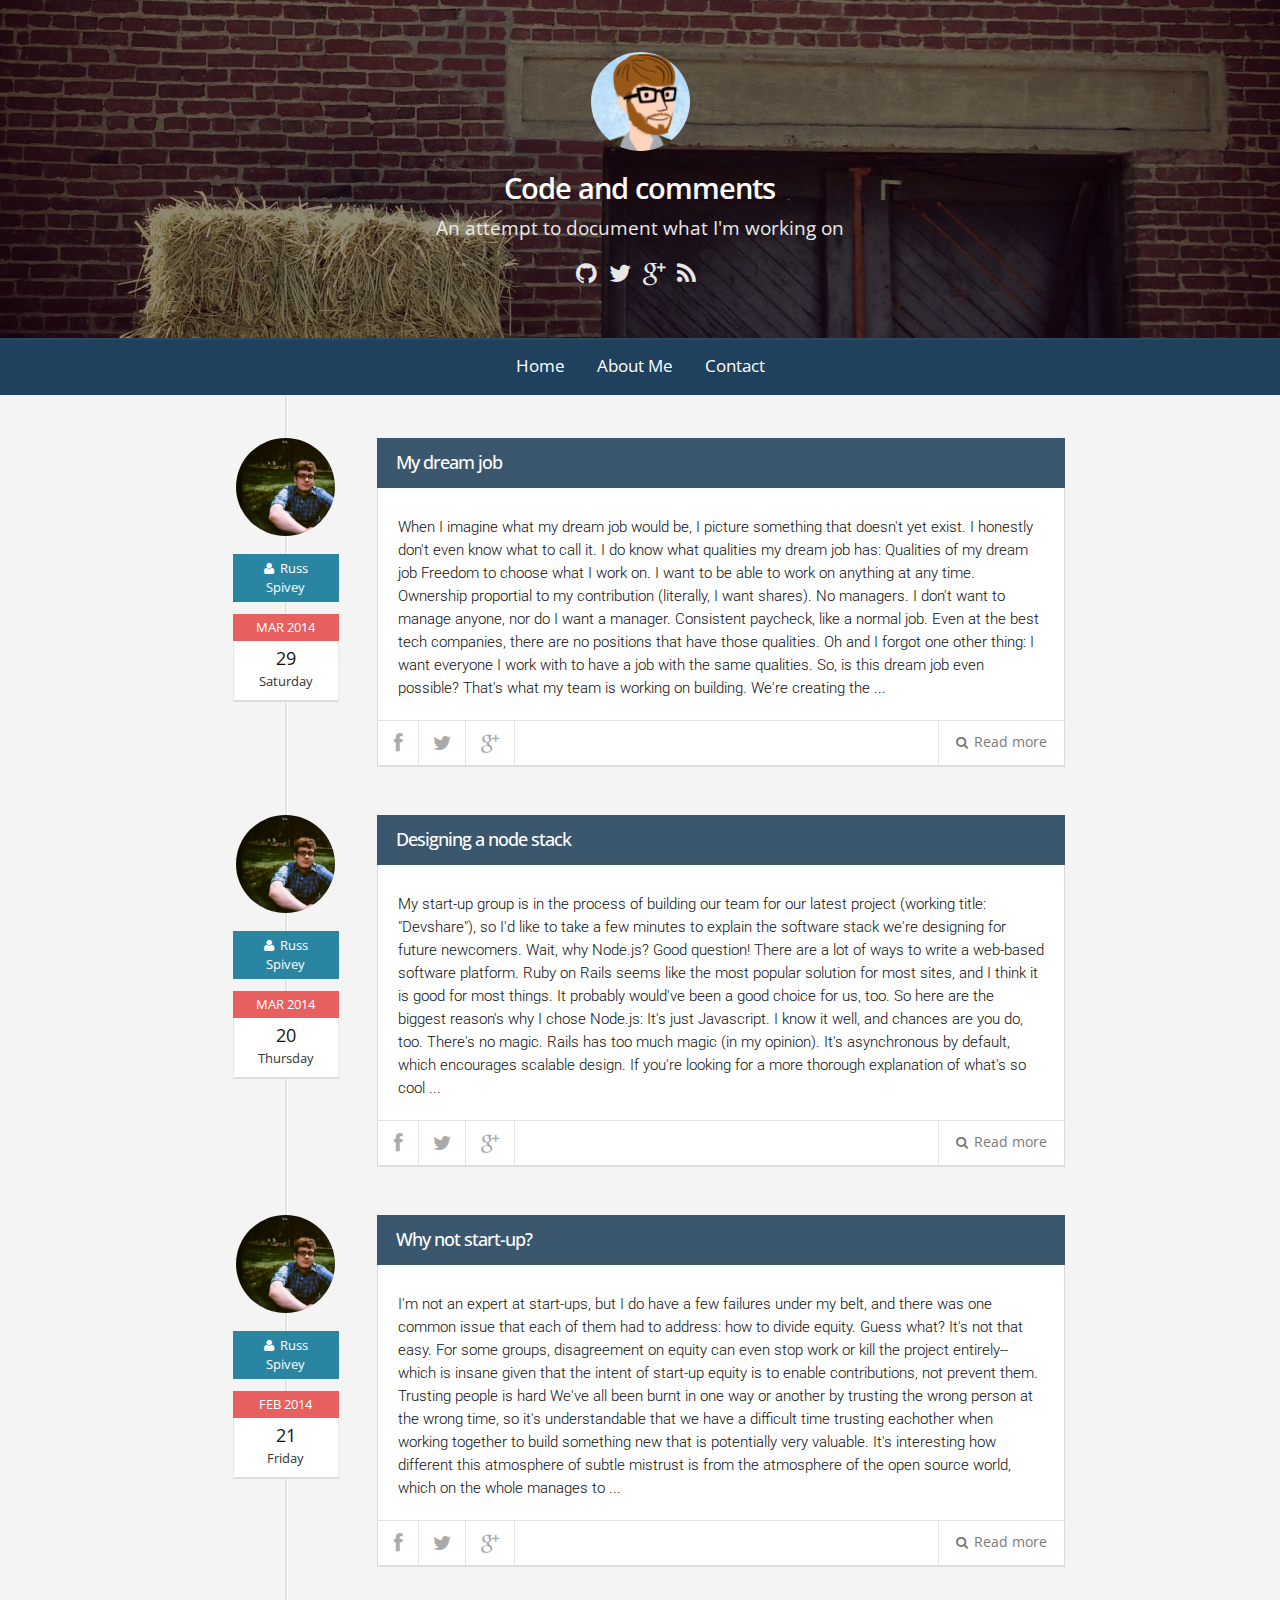
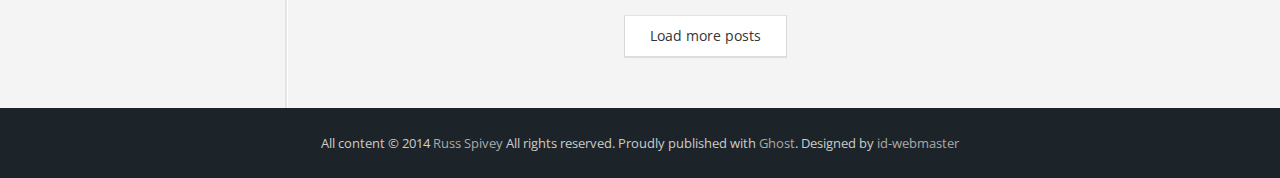
<file: index.html>
<!DOCTYPE html>
<html>
<head>
    
    <meta charset="utf-8" />
    <meta http-equiv="X-UA-Compatible" content="IE=edge,chrome=1" />

    
    <title>Code and comments</title>
    <meta name="description" content="An attempt to document what I'm working on" />

    <meta name="HandheldFriendly" content="True" />
    <meta name="MobileOptimized" content="320" />
    <meta name="viewport" content="width=device-width, initial-scale=1.0" />

    
    <link rel="stylesheet" type="text/css" href="assets/bootstrap/css/bootstrap.min.css?v=7c6eb1fa59" />
    <link rel="stylesheet" type="text/css" href="assets/fontawesome/css/font-awesome.min.css?v=7c6eb1fa59" />
    <link rel="stylesheet" type="text/css" href="assets/css/style.css?v=7c6eb1fa59" />
    <link rel="stylesheet" type="text/css" href="assets/css/post.css?v=7c6eb1fa59" />

    <!--[if lt IE 9]>
        <script src="/assets/js/html5shiv.js?v=7c6eb1fa59"></script>
        <script src="/assets/js/respond.min.js?v=7c6eb1fa59"></script>
    <![endif]-->

    <link href="http://fonts.googleapis.com/css?family=Open+Sans:400,600,700" rel="stylesheet" type="text/css">
    <link href="http://fonts.googleapis.com/css?family=Roboto:300" rel="stylesheet" type="text/css">

    
    <meta name="generator" content="Ghost 0.4" />
<link rel="alternate" type="application/rss+xml" title="Code and comments" href="rss/index.html">
<link rel="canonical" href="http://russplaysguitar.github.io/" />
</head>

<body class="home-template">
    
<div id="flatina-header-wrapper"  class="parallax" style="background-image:url('content/images/2014/Feb/IMG_0174-1.jpg');" data-velocity=".8" >
    <div class="container">
        <div class="row">
            <div class="col-md-12">
                
                    <div id="flatina-logo">
                        <div class="flatina-cover-figure">
                            <div class="flatina-cover-img" style="background-image:url('content/images/2014/Feb/madmen_icon.jpg')">
                                <span class="hidden">Code and comments</span>
                            </div>
                        </div>
                    </div>
                

                <div id="flatina-site-title"><h1><a href="http://russplaysguitar.github.io">Code and comments</a></h1></div>
                <div id="flatina-site-description">An attempt to document what I&#x27;m working on</div>
                <div id="flatina-social-header">
                    <div class="flatina-social-media">
                        <a href="https://github.com/russplaysguitar"><i class="fa fa-github"></i></a>
<a href="https://twitter.com/its_russ"><i class="fa fa-twitter"></i></a>
<a href="https://plus.google.com/102416926457933707264/"><i class="fa fa-google-plus"></i></a>
                        <a href="http://russplaysguitar.github.io/rss/"><i class="fa fa-rss"></i></a>
                    </div>
                </div>
            </div>
        </div>
    </div>
</div>

    <div id="flatina-static-page-wrapper">
    <div class="container">
        <div class="row">
            <div class="col-md-12">
                <div id="flatina-static-page-menu">
                    <ul id="nav">
                        <li class="selected"><a href="http://russplaysguitar.github.io">Home</a></li>
                        <li><a href="about-me/index.html">About Me</a></li>
                        <li><a href="contact-me/index.html">Contact</a></li>
                    </ul>
                </div>
            </div>
        </div>
    </div>
</div>

    
    


<div id="flatina-index-wrapper">
    <div class="container" role="main">
        <div class="flatina-post">

            
                <div class="row post" itemscope itemtype="http://schema.org/Article">
                    <div class="col-md-2">
                        
                            <div class="flatina-author-img">
                                <div class="flatina-cover-figure">
                                    <div class="flatina-cover-img" style="background-image:url('content/images/2014/Feb/98900002-3.jpg')">
                                        <span class="hidden">Russ Spivey</span>
                                    </div>
                                </div>
                            </div>
                        

                        <div class="flatina-author-name" itemprop="author"><i class="fa fa-user"></i> Russ Spivey</div>
                        <div class="flatina-post-date">
                            <time datetime="2014-03-29" itemprop="datePublished">
                                <div class="flatina-post-date-1">Mar 2014</div>
                                <div class="flatina-post-date-2">
                                    <div class="flatina-post-date-2-d">29</div>
                                    <div class="flatina-post-date-2-f">Saturday</div>
                                </div>
                            </time>
                        </div>
                    </div>

                    <div class="col-md-10">
                        <div class="flatina-post-row">
                            <div class="flatina-post-title"><h2 itemprop="headline"><a href="my-dream-job/index.html">My dream job</a></h2></div>

                            <div class="flatina-post-excerpt">
                                <p></p>

                                <div class="flatina-excerpt" itemprop="articleBody">
                                    When I imagine what my dream job would be, I picture something that doesn't yet exist. I honestly don't even know what to call it. I do know what qualities my dream job has: Qualities of my dream job Freedom to choose what I work on. I want to be able to work on anything at any time.  Ownership proportial to my contribution (literally, I want shares).  No managers. I don't want to manage anyone, nor do I want a manager.  Consistent paycheck, like a normal job.  Even at the best tech companies, there are no positions that have those qualities. Oh and I forgot one other thing: I want everyone I work with to have a job with the same qualities.  So, is this dream job even possible? That's what my team is working on building. We're creating the ...
                                </div>
                            </div>
                            <div class="flatina-post-info">
                                <div class="left">
                                    <ul>
                                        <li>
                                            <a class="share-facebook" title="Share to Facebook" href="https://www.facebook.com/sharer/sharer.php?u=http://russplaysguitar.github.io/my-dream-job/" onclick="window.open(this.href, 'facebook-share','width=580,height=296');return false;" data-original-title="Share to Facebook">
                                                <i class="fa fa-facebook"></i>
                                            </a>
                                        </li>
                                        <li>
                                            <a class="share-twitter" title="Share to Twitter" href="http://twitter.com/share?text=My dream job&url=http://russplaysguitar.github.io/my-dream-job/" onclick="window.open(this.href, 'twitter-share', 'width=550,height=235');return false;" data-original-title="Share to Twitter">
                                                <i class="fa fa-twitter"></i>
                                            </a>
                                        </li>
                                        <li>
                                            <a class="share-google-plus" title="Share to Google Plus" href="https://plus.google.com/share?url=http://russplaysguitar.github.io/my-dream-job/" onclick="window.open(this.href, 'google-plus-share', 'width=490,height=530');return false;" data-original-title="Share to Google Plus">
                                                <i class="fa fa-google-plus"></i>
                                            </a>
                                        </li>
                                        <li><div class="flatina-post-tag"><span class="flatina-hide"></span></div></li>
                                    </ul>
                                </div>
                                <div class="right">
                                    <a href="my-dream-job/index.html"><i class="fa fa-search"></i> Read more</a>
                                </div>
                                <div class="clearfix"></div>
                            </div>
                        </div>
                    </div>
                </div>
            
                <div class="row post" itemscope itemtype="http://schema.org/Article">
                    <div class="col-md-2">
                        
                            <div class="flatina-author-img">
                                <div class="flatina-cover-figure">
                                    <div class="flatina-cover-img" style="background-image:url('content/images/2014/Feb/98900002-3.jpg')">
                                        <span class="hidden">Russ Spivey</span>
                                    </div>
                                </div>
                            </div>
                        

                        <div class="flatina-author-name" itemprop="author"><i class="fa fa-user"></i> Russ Spivey</div>
                        <div class="flatina-post-date">
                            <time datetime="2014-03-20" itemprop="datePublished">
                                <div class="flatina-post-date-1">Mar 2014</div>
                                <div class="flatina-post-date-2">
                                    <div class="flatina-post-date-2-d">20</div>
                                    <div class="flatina-post-date-2-f">Thursday</div>
                                </div>
                            </time>
                        </div>
                    </div>

                    <div class="col-md-10">
                        <div class="flatina-post-row">
                            <div class="flatina-post-title"><h2 itemprop="headline"><a href="designing-a-node-stack/index.html">Designing a node stack</a></h2></div>

                            <div class="flatina-post-excerpt">
                                <p></p>

                                <div class="flatina-excerpt" itemprop="articleBody">
                                    My start-up group is in the process of building our team for our latest project (working title: "Devshare"), so I'd like to take a few minutes to explain the software stack we're designing for future newcomers.  Wait, why Node.js? Good question! There are a lot of ways to write a web-based software platform. Ruby on Rails seems like the most popular solution for most sites, and I think it is good for most things. It probably would've been a good choice for us, too.  So here are the biggest reason's why I chose Node.js:  It's just Javascript. I know it well, and chances are you do, too.  There's no magic. Rails has too much magic (in my opinion).  It's asynchronous by default, which encourages scalable design.  If you're looking for a more thorough explanation of what's so cool ...
                                </div>
                            </div>
                            <div class="flatina-post-info">
                                <div class="left">
                                    <ul>
                                        <li>
                                            <a class="share-facebook" title="Share to Facebook" href="https://www.facebook.com/sharer/sharer.php?u=http://russplaysguitar.github.io/designing-a-node-stack/" onclick="window.open(this.href, 'facebook-share','width=580,height=296');return false;" data-original-title="Share to Facebook">
                                                <i class="fa fa-facebook"></i>
                                            </a>
                                        </li>
                                        <li>
                                            <a class="share-twitter" title="Share to Twitter" href="http://twitter.com/share?text=Designing a node stack&url=http://russplaysguitar.github.io/designing-a-node-stack/" onclick="window.open(this.href, 'twitter-share', 'width=550,height=235');return false;" data-original-title="Share to Twitter">
                                                <i class="fa fa-twitter"></i>
                                            </a>
                                        </li>
                                        <li>
                                            <a class="share-google-plus" title="Share to Google Plus" href="https://plus.google.com/share?url=http://russplaysguitar.github.io/designing-a-node-stack/" onclick="window.open(this.href, 'google-plus-share', 'width=490,height=530');return false;" data-original-title="Share to Google Plus">
                                                <i class="fa fa-google-plus"></i>
                                            </a>
                                        </li>
                                        <li><div class="flatina-post-tag"><span class="flatina-hide"></span></div></li>
                                    </ul>
                                </div>
                                <div class="right">
                                    <a href="designing-a-node-stack/index.html"><i class="fa fa-search"></i> Read more</a>
                                </div>
                                <div class="clearfix"></div>
                            </div>
                        </div>
                    </div>
                </div>
            
                <div class="row post" itemscope itemtype="http://schema.org/Article">
                    <div class="col-md-2">
                        
                            <div class="flatina-author-img">
                                <div class="flatina-cover-figure">
                                    <div class="flatina-cover-img" style="background-image:url('content/images/2014/Feb/98900002-3.jpg')">
                                        <span class="hidden">Russ Spivey</span>
                                    </div>
                                </div>
                            </div>
                        

                        <div class="flatina-author-name" itemprop="author"><i class="fa fa-user"></i> Russ Spivey</div>
                        <div class="flatina-post-date">
                            <time datetime="2014-02-21" itemprop="datePublished">
                                <div class="flatina-post-date-1">Feb 2014</div>
                                <div class="flatina-post-date-2">
                                    <div class="flatina-post-date-2-d">21</div>
                                    <div class="flatina-post-date-2-f">Friday</div>
                                </div>
                            </time>
                        </div>
                    </div>

                    <div class="col-md-10">
                        <div class="flatina-post-row">
                            <div class="flatina-post-title"><h2 itemprop="headline"><a href="why-not-start-up/index.html">Why not start-up?</a></h2></div>

                            <div class="flatina-post-excerpt">
                                <p></p>

                                <div class="flatina-excerpt" itemprop="articleBody">
                                    I'm not an expert at start-ups, but I do have a few failures under my belt, and there was one common issue that each of them had to address: how to divide equity. Guess what? It's not that easy.  For some groups, disagreement on equity can even stop work or kill the project entirely-- which is insane given that the intent of start-up equity is to enable contributions, not prevent them.  Trusting people is hard We've all been burnt in one way or another by trusting the wrong person at the wrong time, so it's understandable that we have a difficult time trusting eachother when working together to build something new that is potentially very valuable.  It's interesting how different this atmosphere of subtle mistrust is from the atmosphere of the open source world, which on the whole manages to ...
                                </div>
                            </div>
                            <div class="flatina-post-info">
                                <div class="left">
                                    <ul>
                                        <li>
                                            <a class="share-facebook" title="Share to Facebook" href="https://www.facebook.com/sharer/sharer.php?u=http://russplaysguitar.github.io/why-not-start-up/" onclick="window.open(this.href, 'facebook-share','width=580,height=296');return false;" data-original-title="Share to Facebook">
                                                <i class="fa fa-facebook"></i>
                                            </a>
                                        </li>
                                        <li>
                                            <a class="share-twitter" title="Share to Twitter" href="http://twitter.com/share?text=Why not start-up?&url=http://russplaysguitar.github.io/why-not-start-up/" onclick="window.open(this.href, 'twitter-share', 'width=550,height=235');return false;" data-original-title="Share to Twitter">
                                                <i class="fa fa-twitter"></i>
                                            </a>
                                        </li>
                                        <li>
                                            <a class="share-google-plus" title="Share to Google Plus" href="https://plus.google.com/share?url=http://russplaysguitar.github.io/why-not-start-up/" onclick="window.open(this.href, 'google-plus-share', 'width=490,height=530');return false;" data-original-title="Share to Google Plus">
                                                <i class="fa fa-google-plus"></i>
                                            </a>
                                        </li>
                                        <li><div class="flatina-post-tag"><span class="flatina-hide"></span></div></li>
                                    </ul>
                                </div>
                                <div class="right">
                                    <a href="why-not-start-up/index.html"><i class="fa fa-search"></i> Read more</a>
                                </div>
                                <div class="clearfix"></div>
                            </div>
                        </div>
                    </div>
                </div>
            

        </div>

        
            <div id="flatina-pagination">
                <div class="row">
                    <div class="col-md-2">&nbsp;</div>
                    <div class="col-md-10">
                        <nav class="pagination" role="navigation">
    
    <span class="page-number">Page 1 of 2</span>
    
        <a class="older-posts" href="page/2/index.html">Older Posts &rarr;</a>
    
</nav>
                    </div>
                </div>
            </div>
        
    </div>
</div>

    <div id="flatina-footer-wrapper">
    <div class="container">
        <div class="row">
            <div class="col-md-12">
                All content &copy; 2014 <a href="http://russplaysguitar.github.io">Russ Spivey</a> All rights reserved. 
                Proudly published with <a href="http://ghost.org">Ghost</a>. Designed by <a href="http://id-webmaster.net">id-webmaster</a>
            </div>
        </div>
    </div>
</div>

    
    <script src="shared/vendor/jquery/jquery.js?v=7c6eb1fa59"></script>

    
    <script type="text/javascript" src="assets/bootstrap/js/bootstrap.min.js?v=7c6eb1fa59"></script>
    <script type="text/javascript" src="assets/js/fitvids.js?v=7c6eb1fa59"></script>
    <script type="text/javascript" src="assets/js/jquery.scrolly.js?v=7c6eb1fa59"></script>
    <script type="text/javascript" src="assets/js/jquery.infinitescroll.min.js?v=7c6eb1fa59"></script>
    <script type="text/javascript" src="assets/js/jquery.infinitescroll-behavior-manual-trigger.js?v=7c6eb1fa59"></script>
    <script type="text/javascript" src="assets/js/tinynav.min.js?v=7c6eb1fa59"></script>
    <script type="text/javascript" src="assets/js/index.js?v=7c6eb1fa59"></script>
</body>
</html>
</file>
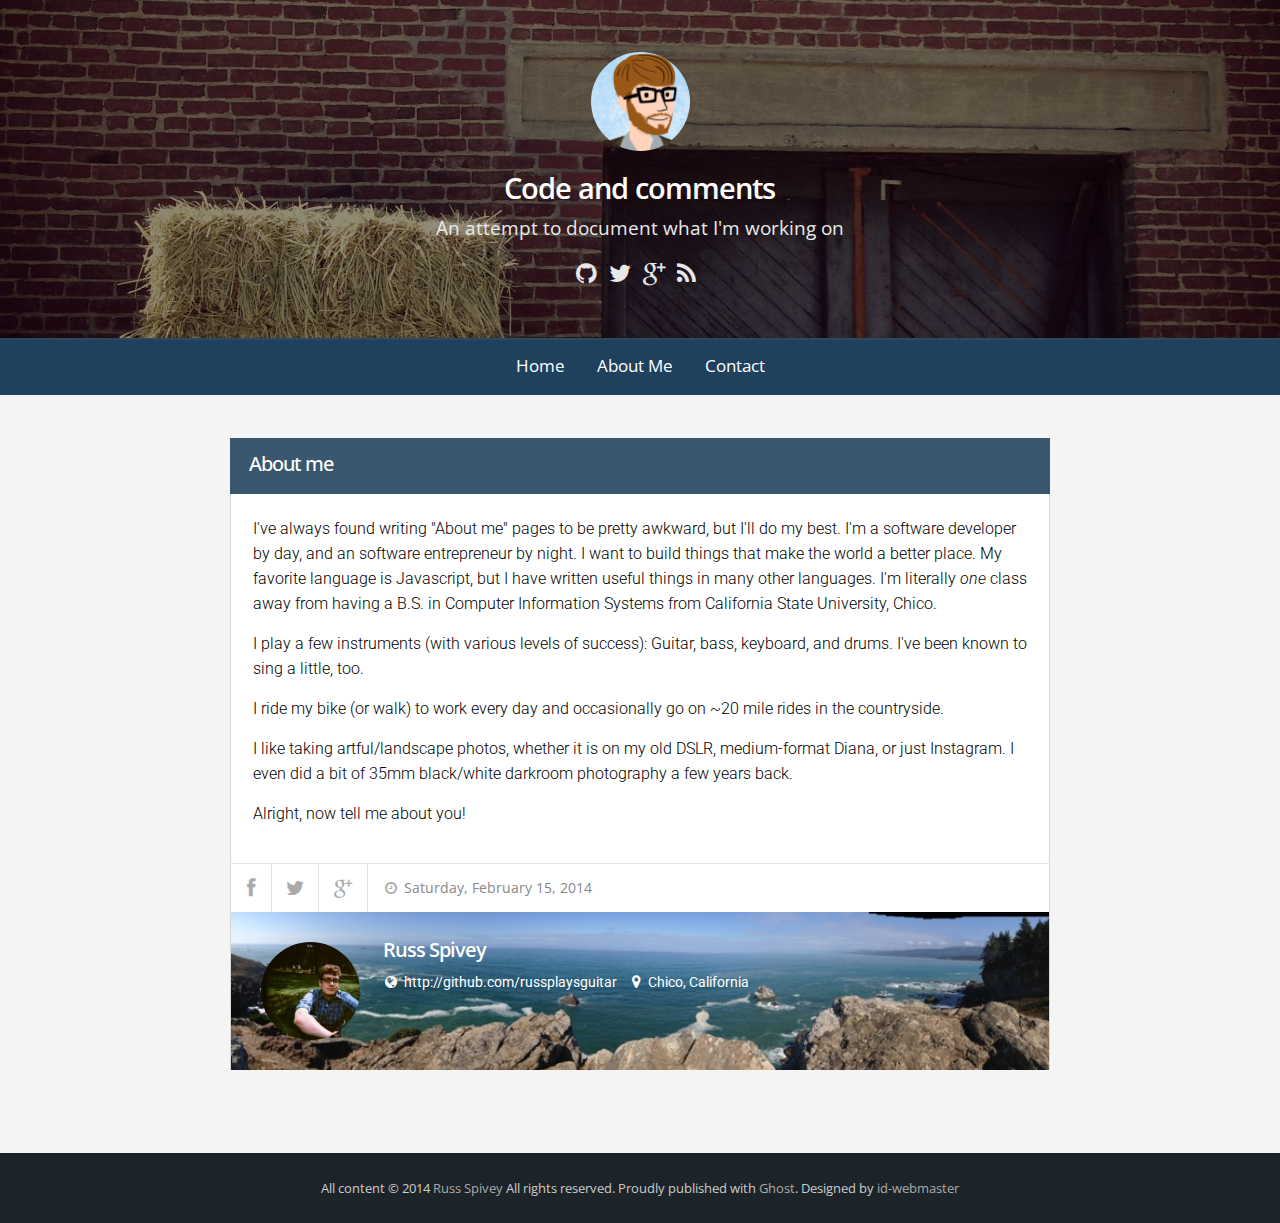
<file: about-me/index.html>
<!DOCTYPE html>
<html>
<head>
    
    <meta charset="utf-8" />
    <meta http-equiv="X-UA-Compatible" content="IE=edge,chrome=1" />

    
    <title>About me</title>
    <meta name="description" content="" />

    <meta name="HandheldFriendly" content="True" />
    <meta name="MobileOptimized" content="320" />
    <meta name="viewport" content="width=device-width, initial-scale=1.0" />

    
    <link rel="stylesheet" type="text/css" href="../assets/bootstrap/css/bootstrap.min.css?v=7c6eb1fa59" />
    <link rel="stylesheet" type="text/css" href="../assets/fontawesome/css/font-awesome.min.css?v=7c6eb1fa59" />
    <link rel="stylesheet" type="text/css" href="../assets/css/style.css?v=7c6eb1fa59" />
    <link rel="stylesheet" type="text/css" href="../assets/css/post.css?v=7c6eb1fa59" />

    <!--[if lt IE 9]>
        <script src="/assets/js/html5shiv.js?v=7c6eb1fa59"></script>
        <script src="/assets/js/respond.min.js?v=7c6eb1fa59"></script>
    <![endif]-->

    <link href="http://fonts.googleapis.com/css?family=Open+Sans:400,600,700" rel="stylesheet" type="text/css">
    <link href="http://fonts.googleapis.com/css?family=Roboto:300" rel="stylesheet" type="text/css">

    
    <meta name="generator" content="Ghost 0.4" />
<link rel="alternate" type="application/rss+xml" title="Code and comments" href="../rss/index.html">
<link rel="canonical" href="http://russplaysguitar.github.io/about-me/" />
</head>

<body class="post-template page">
    
<div id="flatina-header-wrapper"  class="parallax" style="background-image:url('../content/images/2014/Feb/IMG_0174-1.jpg');" data-velocity=".8" >
    <div class="container">
        <div class="row">
            <div class="col-md-12">
                
                    <div id="flatina-logo">
                        <div class="flatina-cover-figure">
                            <div class="flatina-cover-img" style="background-image:url('../content/images/2014/Feb/madmen_icon.jpg')">
                                <span class="hidden">Code and comments</span>
                            </div>
                        </div>
                    </div>
                

                <div id="flatina-site-title"><h1><a href="http://russplaysguitar.github.io">Code and comments</a></h1></div>
                <div id="flatina-site-description">An attempt to document what I&#x27;m working on</div>
                <div id="flatina-social-header">
                    <div class="flatina-social-media">
                        <a href="https://github.com/russplaysguitar"><i class="fa fa-github"></i></a>
<a href="https://twitter.com/its_russ"><i class="fa fa-twitter"></i></a>
<a href="https://plus.google.com/102416926457933707264/"><i class="fa fa-google-plus"></i></a>
                        <a href="http://russplaysguitar.github.io/rss/"><i class="fa fa-rss"></i></a>
                    </div>
                </div>
            </div>
        </div>
    </div>
</div>

    <div id="flatina-static-page-wrapper">
    <div class="container">
        <div class="row">
            <div class="col-md-12">
                <div id="flatina-static-page-menu">
                    <ul id="nav">
                        <li class="selected"><a href="http://russplaysguitar.github.io">Home</a></li>
                        <li><a href="index.html">About Me</a></li>
                        <li><a href="../contact-me/index.html">Contact</a></li>
                    </ul>
                </div>
            </div>
        </div>
    </div>
</div>

    
    


<div id="flatina-index-wrapper" class="flatina-detail">
    <div class="container" role="main">
        <div class="flatina-post">
            
                <div class="row post page" itemscope itemtype="http://schema.org/Article">
                    <div class="col-md-12">
                        <div class="flatina-post-row">
                            <div class="flatina-post-title"><h2 itemprop="headline">About me</h2></div>

                            <div class="flatina-post-body" itemprop="articleBody">
                                <p>I've always found writing "About me" pages to be pretty awkward, but I'll do my best. I'm a software developer by day, and an software entrepreneur by night. I want to build things that make the world a better place. My favorite language is Javascript, but I have written useful things in many other languages. I'm literally <em>one</em> class away from having a B.S. in Computer Information Systems from California State University, Chico. </p>

<p>I play a few instruments (with various levels of success): Guitar, bass, keyboard, and drums. I've been known to sing a little, too. </p>

<p>I ride my bike (or walk) to work every day and occasionally go on ~20 mile rides in the countryside. </p>

<p>I like taking artful/landscape photos, whether it is on my old DSLR, medium-format Diana, or just Instagram. I even did a bit of 35mm black/white darkroom photography a few years back. </p>

<p>Alright, now tell me about you! </p>
                            </div>
                            
                            <div class="flatina-post-info">
                                <div class="left">
                                    <ul>
                                        <li>
                                            <a class="share-facebook" title="Share to Facebook" href="https://www.facebook.com/sharer/sharer.php?u=http://russplaysguitar.github.io/about-me/" onclick="window.open(this.href, 'facebook-share','width=580,height=296');return false;" data-original-title="Share to Facebook">
                                                <i class="fa fa-facebook"></i>
                                            </a>
                                        </li>
                                        <li>
                                            <a class="share-twitter" title="Share to Twitter" href="http://twitter.com/share?text=About me&url=http://russplaysguitar.github.io/about-me/" onclick="window.open(this.href, 'twitter-share', 'width=550,height=235');return false;" data-original-title="Share to Twitter">
                                                <i class="fa fa-twitter"></i>
                                            </a>
                                        </li>
                                        <li>
                                            <a class="share-google-plus" title="Share to Google Plus" href="https://plus.google.com/share?url=http://russplaysguitar.github.io/about-me/" onclick="window.open(this.href, 'google-plus-share', 'width=490,height=530');return false;" data-original-title="Share to Google Plus">
                                                <i class="fa fa-google-plus"></i>
                                            </a>
                                        </li>
                                        <li><div class="flatina-post-tag"><time datetime="2014-02-15" itemprop="datePublished"><i class="fa fa-clock-o"></i> Saturday, February 15, 2014</time> <span class="flatina-hide"></span></div></li>
                                    </ul>
                                </div>
                                <div class="clearfix"></div>
                            </div>
                            
                            
                                <div class="flatina-post-author" style="background-image:url('../content/images/2014/Feb/IMG_0772-2.jpg');" itemscope itemtype="http://schema.org/Person">
                                    
                                        <div class="left flatina-author-img">
                                            <div class="flatina-cover-figure">
                                                <div class="flatina-cover-img" style="background-image:url('../content/images/2014/Feb/98900002-3.jpg');">
                                                    <span class="hidden">Russ Spivey</span>
                                                </div>
                                            </div>
                                        </div>
                                    

                                    <div class="left flatina-author-left">
                                        <div class="flatina-author-bio">
                                            <h3 itemprop="name">Russ Spivey</h3>
                                            <div class="flatina-author-bio-info">
                                                <ul>
                                                    <li><i class="fa fa-globe"></i> <a href="http://github.com/russplaysguitar" itemprop="url">http://github.com/russplaysguitar</a></li>
                                                    <li itemprop="address" itemscope itemtype="http://schema.org/PostalAddress"><i class="fa fa-map-marker"></i> <span itemprop="streetAddress">Chico, California</span></li>
                                                </ul>
                                                <div class="clearfix"></div>
                                            </div>

                                            
                                        </div>
                                    </div>
                                    <div class="clearfix"></div>
                                </div>
                            
                        </div>
                    </div>
                </div>
            
        </div>
    </div>
</div>

    <div id="flatina-footer-wrapper">
    <div class="container">
        <div class="row">
            <div class="col-md-12">
                All content &copy; 2014 <a href="http://russplaysguitar.github.io">Russ Spivey</a> All rights reserved. 
                Proudly published with <a href="http://ghost.org">Ghost</a>. Designed by <a href="http://id-webmaster.net">id-webmaster</a>
            </div>
        </div>
    </div>
</div>

    
    <script src="../shared/vendor/jquery/jquery.js?v=7c6eb1fa59"></script>

    
    <script type="text/javascript" src="../assets/bootstrap/js/bootstrap.min.js?v=7c6eb1fa59"></script>
    <script type="text/javascript" src="../assets/js/fitvids.js?v=7c6eb1fa59"></script>
    <script type="text/javascript" src="../assets/js/jquery.scrolly.js?v=7c6eb1fa59"></script>
    <script type="text/javascript" src="../assets/js/jquery.infinitescroll.min.js?v=7c6eb1fa59"></script>
    <script type="text/javascript" src="../assets/js/jquery.infinitescroll-behavior-manual-trigger.js?v=7c6eb1fa59"></script>
    <script type="text/javascript" src="../assets/js/tinynav.min.js?v=7c6eb1fa59"></script>
    <script type="text/javascript" src="../assets/js/index.js?v=7c6eb1fa59"></script>
</body>
</html>
</file>
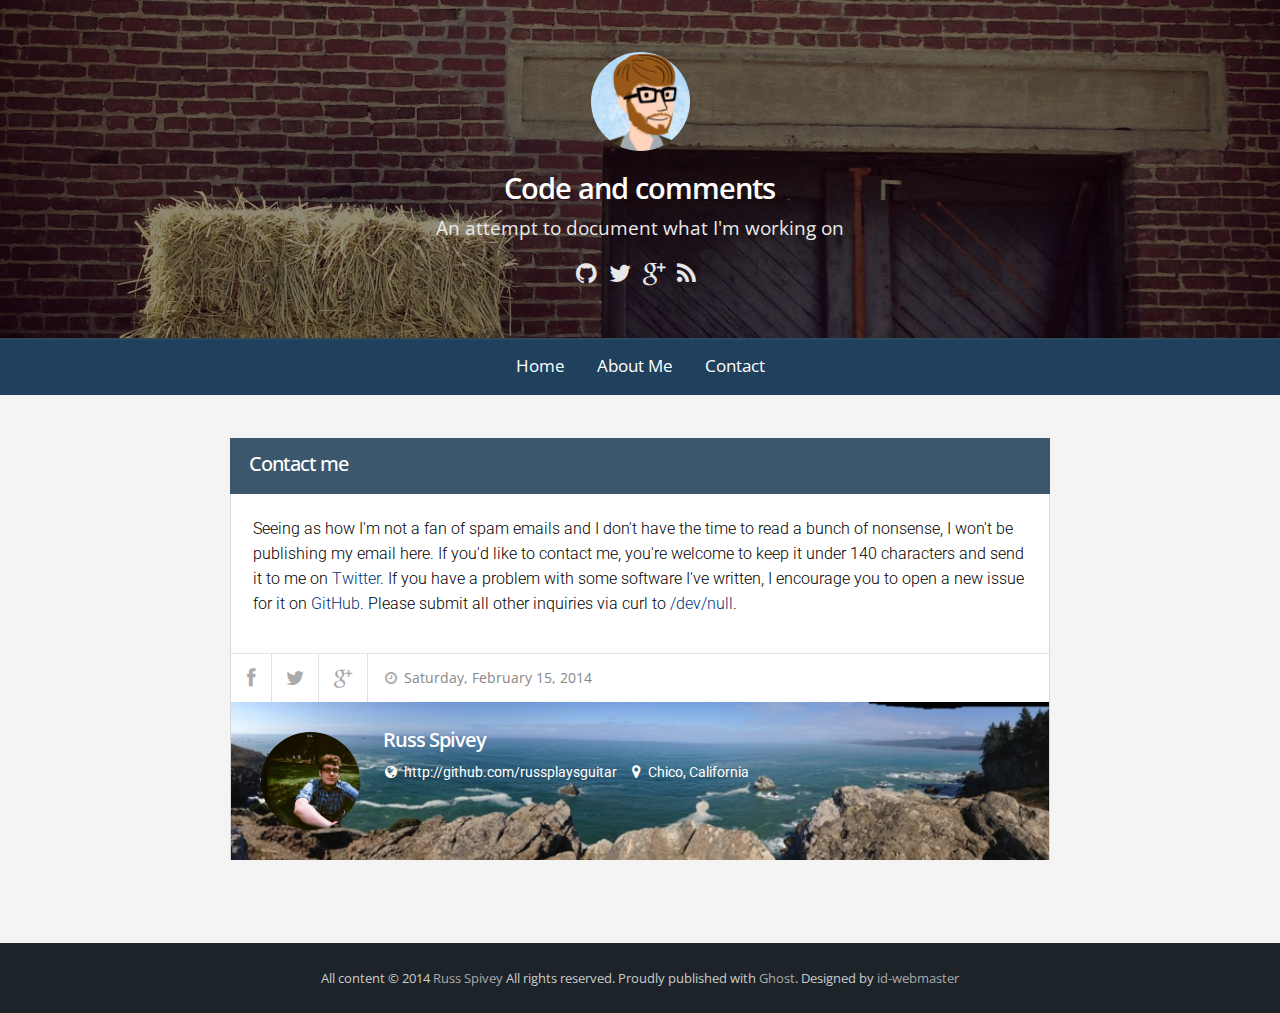
<file: contact-me/index.html>
<!DOCTYPE html>
<html>
<head>
    
    <meta charset="utf-8" />
    <meta http-equiv="X-UA-Compatible" content="IE=edge,chrome=1" />

    
    <title>Contact me</title>
    <meta name="description" content="" />

    <meta name="HandheldFriendly" content="True" />
    <meta name="MobileOptimized" content="320" />
    <meta name="viewport" content="width=device-width, initial-scale=1.0" />

    
    <link rel="stylesheet" type="text/css" href="../assets/bootstrap/css/bootstrap.min.css?v=7c6eb1fa59" />
    <link rel="stylesheet" type="text/css" href="../assets/fontawesome/css/font-awesome.min.css?v=7c6eb1fa59" />
    <link rel="stylesheet" type="text/css" href="../assets/css/style.css?v=7c6eb1fa59" />
    <link rel="stylesheet" type="text/css" href="../assets/css/post.css?v=7c6eb1fa59" />

    <!--[if lt IE 9]>
        <script src="/assets/js/html5shiv.js?v=7c6eb1fa59"></script>
        <script src="/assets/js/respond.min.js?v=7c6eb1fa59"></script>
    <![endif]-->

    <link href="http://fonts.googleapis.com/css?family=Open+Sans:400,600,700" rel="stylesheet" type="text/css">
    <link href="http://fonts.googleapis.com/css?family=Roboto:300" rel="stylesheet" type="text/css">

    
    <meta name="generator" content="Ghost 0.4" />
<link rel="alternate" type="application/rss+xml" title="Code and comments" href="../rss/index.html">
<link rel="canonical" href="http://russplaysguitar.github.io/contact-me/" />
</head>

<body class="post-template page">
    
<div id="flatina-header-wrapper"  class="parallax" style="background-image:url('../content/images/2014/Feb/IMG_0174-1.jpg');" data-velocity=".8" >
    <div class="container">
        <div class="row">
            <div class="col-md-12">
                
                    <div id="flatina-logo">
                        <div class="flatina-cover-figure">
                            <div class="flatina-cover-img" style="background-image:url('../content/images/2014/Feb/madmen_icon.jpg')">
                                <span class="hidden">Code and comments</span>
                            </div>
                        </div>
                    </div>
                

                <div id="flatina-site-title"><h1><a href="http://russplaysguitar.github.io">Code and comments</a></h1></div>
                <div id="flatina-site-description">An attempt to document what I&#x27;m working on</div>
                <div id="flatina-social-header">
                    <div class="flatina-social-media">
                        <a href="https://github.com/russplaysguitar"><i class="fa fa-github"></i></a>
<a href="https://twitter.com/its_russ"><i class="fa fa-twitter"></i></a>
<a href="https://plus.google.com/102416926457933707264/"><i class="fa fa-google-plus"></i></a>
                        <a href="http://russplaysguitar.github.io/rss/"><i class="fa fa-rss"></i></a>
                    </div>
                </div>
            </div>
        </div>
    </div>
</div>

    <div id="flatina-static-page-wrapper">
    <div class="container">
        <div class="row">
            <div class="col-md-12">
                <div id="flatina-static-page-menu">
                    <ul id="nav">
                        <li class="selected"><a href="http://russplaysguitar.github.io">Home</a></li>
                        <li><a href="../about-me/index.html">About Me</a></li>
                        <li><a href="index.html">Contact</a></li>
                    </ul>
                </div>
            </div>
        </div>
    </div>
</div>

    
    


<div id="flatina-index-wrapper" class="flatina-detail">
    <div class="container" role="main">
        <div class="flatina-post">
            
                <div class="row post page" itemscope itemtype="http://schema.org/Article">
                    <div class="col-md-12">
                        <div class="flatina-post-row">
                            <div class="flatina-post-title"><h2 itemprop="headline">Contact me</h2></div>

                            <div class="flatina-post-body" itemprop="articleBody">
                                <p>Seeing as how I'm not a fan of spam emails and I don't have the time to read a bunch of nonsense, I won't be publishing my email here. If you'd like to contact me, you're welcome to keep it under 140 characters and send it to me on <a href="http://twitter.com/its_russ">Twitter</a>. If you have a problem with some software I've written, I encourage you to open a new issue for it on <a href="http://github.com/russplaysguitar">GitHub</a>. Please submit all other inquiries via curl to <a href="http://devnull-as-a-service.com">/dev/null</a>.</p>
                            </div>
                            
                            <div class="flatina-post-info">
                                <div class="left">
                                    <ul>
                                        <li>
                                            <a class="share-facebook" title="Share to Facebook" href="https://www.facebook.com/sharer/sharer.php?u=http://russplaysguitar.github.io/contact-me/" onclick="window.open(this.href, 'facebook-share','width=580,height=296');return false;" data-original-title="Share to Facebook">
                                                <i class="fa fa-facebook"></i>
                                            </a>
                                        </li>
                                        <li>
                                            <a class="share-twitter" title="Share to Twitter" href="http://twitter.com/share?text=Contact me&url=http://russplaysguitar.github.io/contact-me/" onclick="window.open(this.href, 'twitter-share', 'width=550,height=235');return false;" data-original-title="Share to Twitter">
                                                <i class="fa fa-twitter"></i>
                                            </a>
                                        </li>
                                        <li>
                                            <a class="share-google-plus" title="Share to Google Plus" href="https://plus.google.com/share?url=http://russplaysguitar.github.io/contact-me/" onclick="window.open(this.href, 'google-plus-share', 'width=490,height=530');return false;" data-original-title="Share to Google Plus">
                                                <i class="fa fa-google-plus"></i>
                                            </a>
                                        </li>
                                        <li><div class="flatina-post-tag"><time datetime="2014-02-15" itemprop="datePublished"><i class="fa fa-clock-o"></i> Saturday, February 15, 2014</time> <span class="flatina-hide"></span></div></li>
                                    </ul>
                                </div>
                                <div class="clearfix"></div>
                            </div>
                            
                            
                                <div class="flatina-post-author" style="background-image:url('../content/images/2014/Feb/IMG_0772-2.jpg');" itemscope itemtype="http://schema.org/Person">
                                    
                                        <div class="left flatina-author-img">
                                            <div class="flatina-cover-figure">
                                                <div class="flatina-cover-img" style="background-image:url('../content/images/2014/Feb/98900002-3.jpg');">
                                                    <span class="hidden">Russ Spivey</span>
                                                </div>
                                            </div>
                                        </div>
                                    

                                    <div class="left flatina-author-left">
                                        <div class="flatina-author-bio">
                                            <h3 itemprop="name">Russ Spivey</h3>
                                            <div class="flatina-author-bio-info">
                                                <ul>
                                                    <li><i class="fa fa-globe"></i> <a href="http://github.com/russplaysguitar" itemprop="url">http://github.com/russplaysguitar</a></li>
                                                    <li itemprop="address" itemscope itemtype="http://schema.org/PostalAddress"><i class="fa fa-map-marker"></i> <span itemprop="streetAddress">Chico, California</span></li>
                                                </ul>
                                                <div class="clearfix"></div>
                                            </div>

                                            
                                        </div>
                                    </div>
                                    <div class="clearfix"></div>
                                </div>
                            
                        </div>
                    </div>
                </div>
            
        </div>
    </div>
</div>

    <div id="flatina-footer-wrapper">
    <div class="container">
        <div class="row">
            <div class="col-md-12">
                All content &copy; 2014 <a href="http://russplaysguitar.github.io">Russ Spivey</a> All rights reserved. 
                Proudly published with <a href="http://ghost.org">Ghost</a>. Designed by <a href="http://id-webmaster.net">id-webmaster</a>
            </div>
        </div>
    </div>
</div>

    
    <script src="../shared/vendor/jquery/jquery.js?v=7c6eb1fa59"></script>

    
    <script type="text/javascript" src="../assets/bootstrap/js/bootstrap.min.js?v=7c6eb1fa59"></script>
    <script type="text/javascript" src="../assets/js/fitvids.js?v=7c6eb1fa59"></script>
    <script type="text/javascript" src="../assets/js/jquery.scrolly.js?v=7c6eb1fa59"></script>
    <script type="text/javascript" src="../assets/js/jquery.infinitescroll.min.js?v=7c6eb1fa59"></script>
    <script type="text/javascript" src="../assets/js/jquery.infinitescroll-behavior-manual-trigger.js?v=7c6eb1fa59"></script>
    <script type="text/javascript" src="../assets/js/tinynav.min.js?v=7c6eb1fa59"></script>
    <script type="text/javascript" src="../assets/js/index.js?v=7c6eb1fa59"></script>
</body>
</html>
</file>
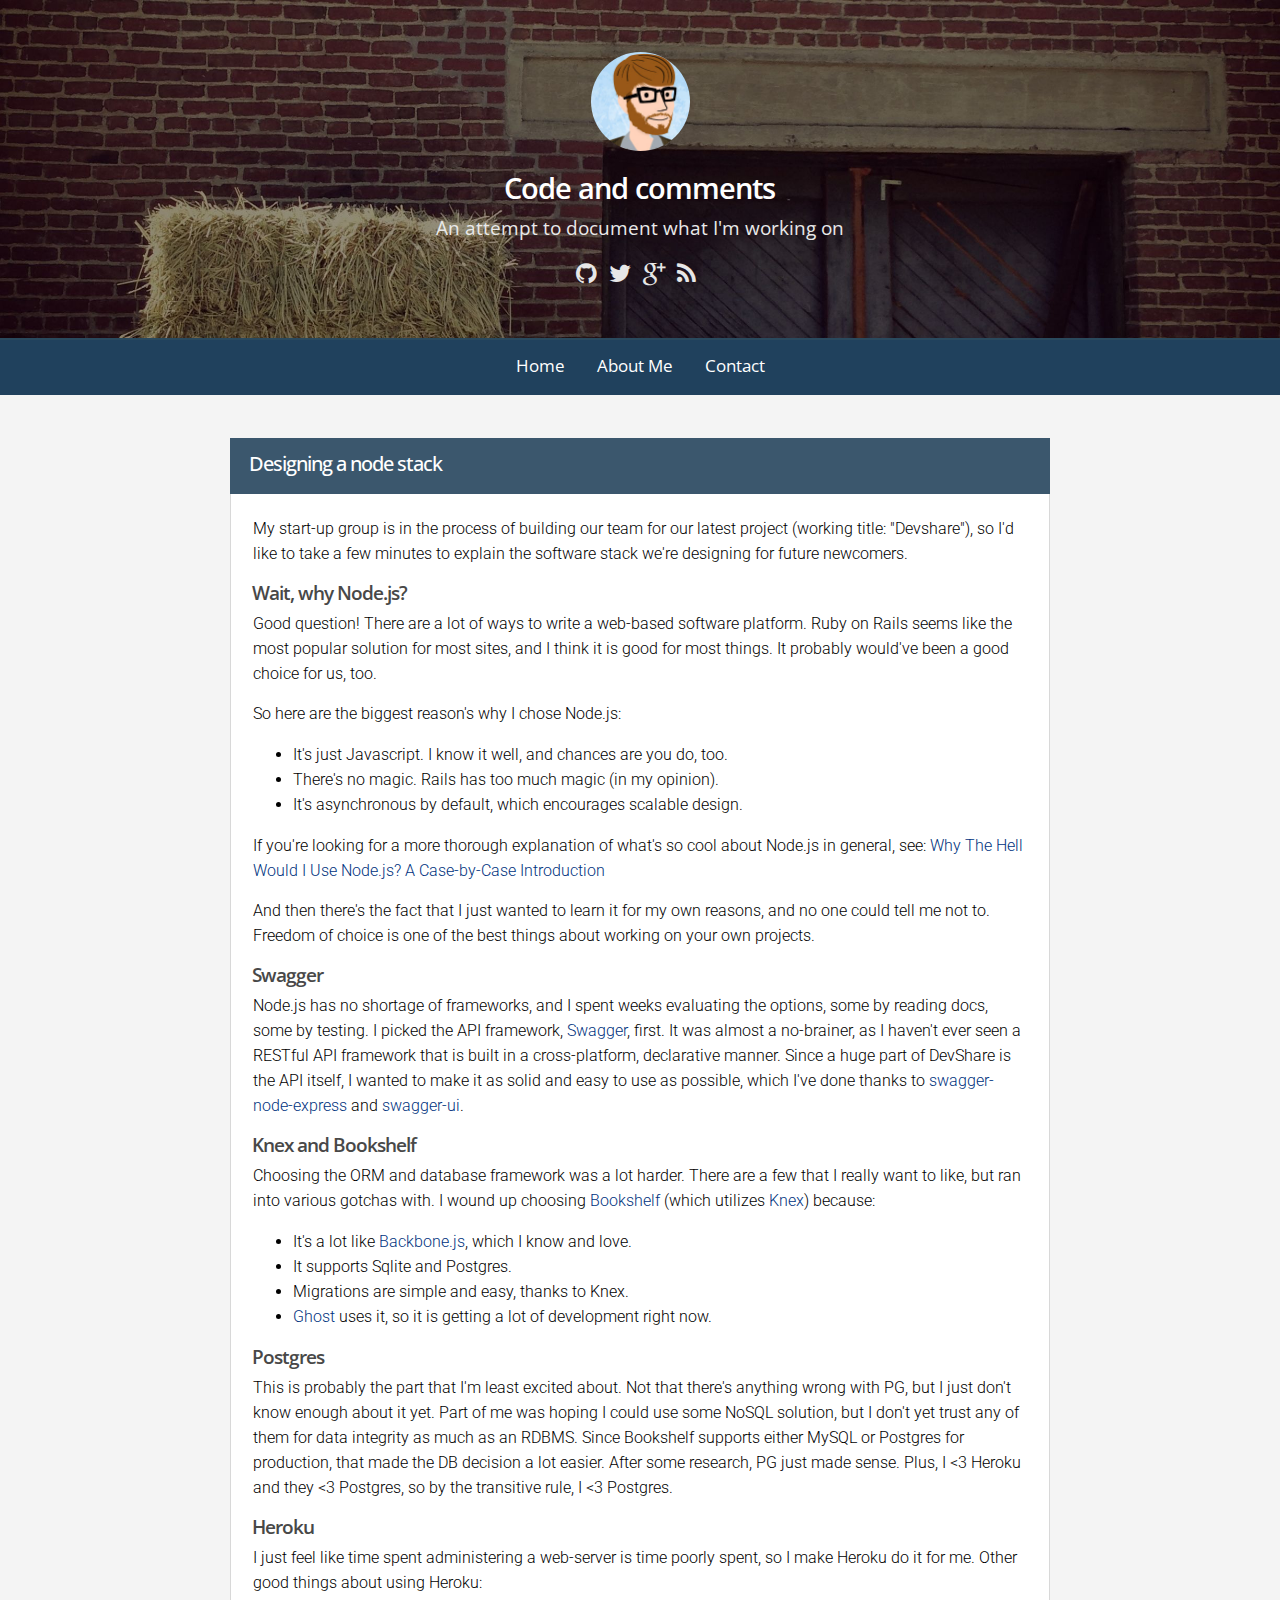
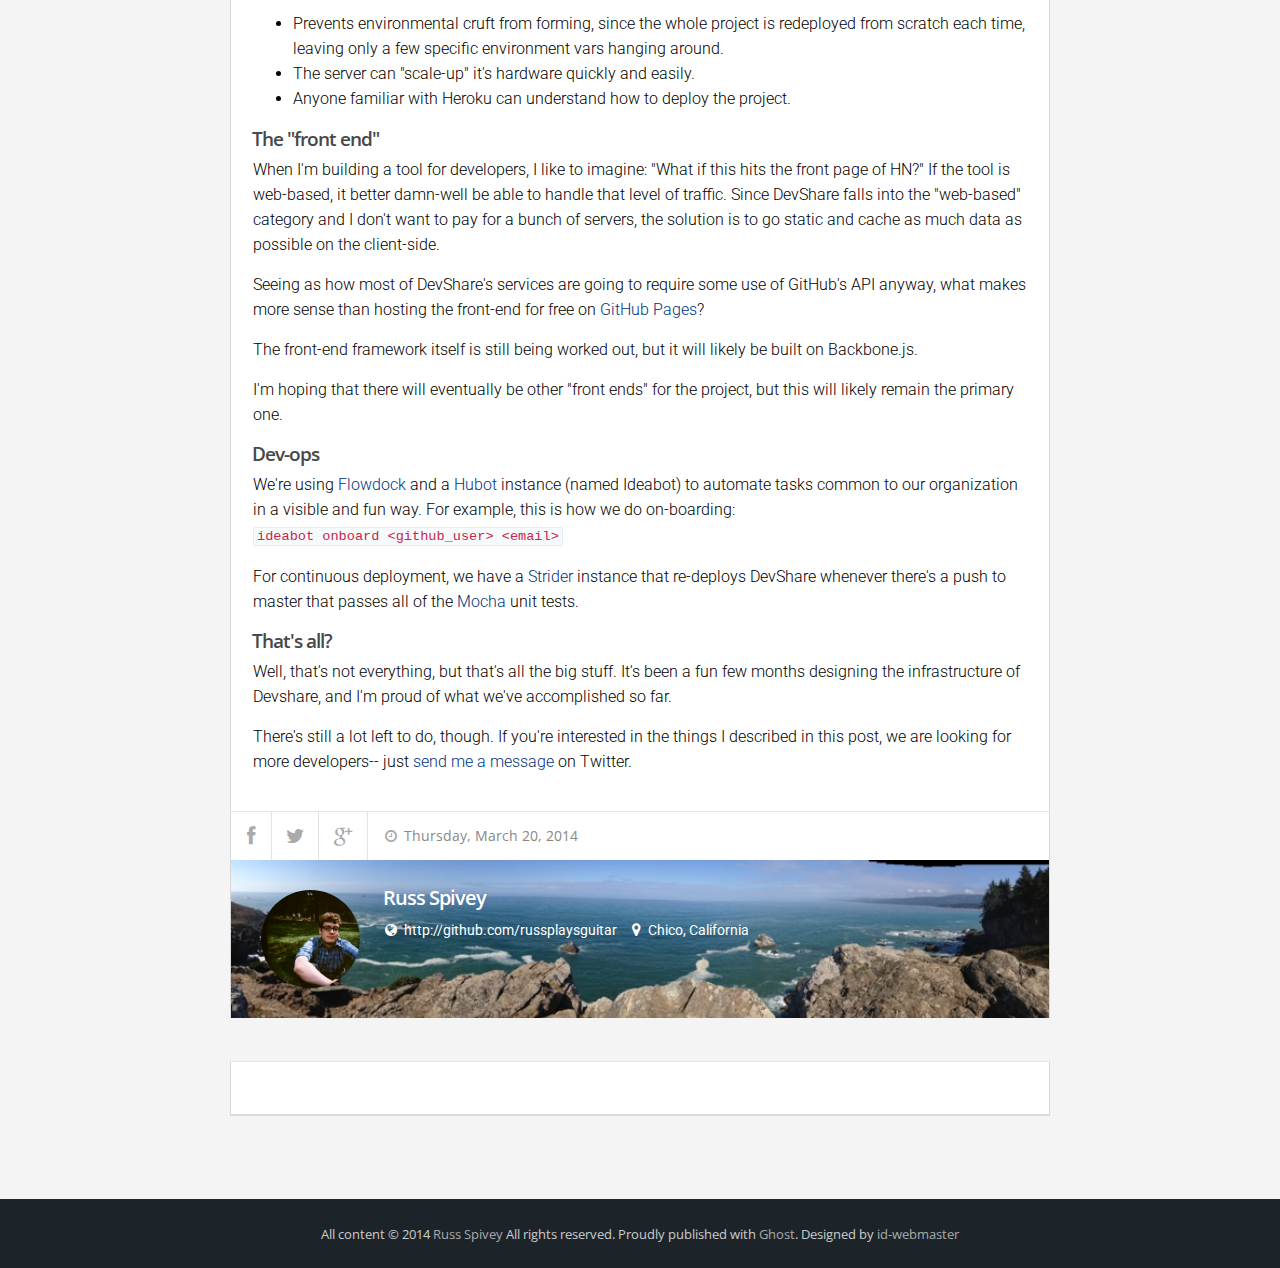
<file: designing-a-node-stack/index.html>
<!DOCTYPE html>
<html>
<head>
    
    <meta charset="utf-8" />
    <meta http-equiv="X-UA-Compatible" content="IE=edge,chrome=1" />

    
    <title>Designing a node stack</title>
    <meta name="description" content="" />

    <meta name="HandheldFriendly" content="True" />
    <meta name="MobileOptimized" content="320" />
    <meta name="viewport" content="width=device-width, initial-scale=1.0" />

    
    <link rel="stylesheet" type="text/css" href="../assets/bootstrap/css/bootstrap.min.css?v=7c6eb1fa59" />
    <link rel="stylesheet" type="text/css" href="../assets/fontawesome/css/font-awesome.min.css?v=7c6eb1fa59" />
    <link rel="stylesheet" type="text/css" href="../assets/css/style.css?v=7c6eb1fa59" />
    <link rel="stylesheet" type="text/css" href="../assets/css/post.css?v=7c6eb1fa59" />

    <!--[if lt IE 9]>
        <script src="/assets/js/html5shiv.js?v=7c6eb1fa59"></script>
        <script src="/assets/js/respond.min.js?v=7c6eb1fa59"></script>
    <![endif]-->

    <link href="http://fonts.googleapis.com/css?family=Open+Sans:400,600,700" rel="stylesheet" type="text/css">
    <link href="http://fonts.googleapis.com/css?family=Roboto:300" rel="stylesheet" type="text/css">

    
    <meta name="generator" content="Ghost 0.4" />
<link rel="alternate" type="application/rss+xml" title="Code and comments" href="../rss/index.html">
<link rel="canonical" href="http://russplaysguitar.github.io/designing-a-node-stack/" />
</head>

<body class="post-template">
    
<div id="flatina-header-wrapper"  class="parallax" style="background-image:url('../content/images/2014/Feb/IMG_0174-1.jpg');" data-velocity=".8" >
    <div class="container">
        <div class="row">
            <div class="col-md-12">
                
                    <div id="flatina-logo">
                        <div class="flatina-cover-figure">
                            <div class="flatina-cover-img" style="background-image:url('../content/images/2014/Feb/madmen_icon.jpg')">
                                <span class="hidden">Code and comments</span>
                            </div>
                        </div>
                    </div>
                

                <div id="flatina-site-title"><h1><a href="http://russplaysguitar.github.io">Code and comments</a></h1></div>
                <div id="flatina-site-description">An attempt to document what I&#x27;m working on</div>
                <div id="flatina-social-header">
                    <div class="flatina-social-media">
                        <a href="https://github.com/russplaysguitar"><i class="fa fa-github"></i></a>
<a href="https://twitter.com/its_russ"><i class="fa fa-twitter"></i></a>
<a href="https://plus.google.com/102416926457933707264/"><i class="fa fa-google-plus"></i></a>
                        <a href="http://russplaysguitar.github.io/rss/"><i class="fa fa-rss"></i></a>
                    </div>
                </div>
            </div>
        </div>
    </div>
</div>

    <div id="flatina-static-page-wrapper">
    <div class="container">
        <div class="row">
            <div class="col-md-12">
                <div id="flatina-static-page-menu">
                    <ul id="nav">
                        <li class="selected"><a href="http://russplaysguitar.github.io">Home</a></li>
                        <li><a href="../about-me/index.html">About Me</a></li>
                        <li><a href="../contact-me/index.html">Contact</a></li>
                    </ul>
                </div>
            </div>
        </div>
    </div>
</div>

    
    


<div id="flatina-index-wrapper" class="flatina-detail">
    <div class="container" role="main">
        <div class="flatina-post">
            
                <div class="row post" itemscope itemtype="http://schema.org/Article">
                    <div class="col-md-12">
                        <div class="flatina-post-row">
                            <div class="flatina-post-title"><h2 itemprop="headline">Designing a node stack</h2></div>

                            <div class="flatina-post-body" itemprop="articleBody">
                                <p>My start-up group is in the process of building our team for our latest project (working title: "Devshare"), so I'd like to take a few minutes to explain the software stack we're designing for future newcomers. </p>

<h4 id="waitwhynodejs">Wait, why Node.js?</h4>

<p>Good question! There are a lot of ways to write a web-based software platform. Ruby on Rails seems like the most popular solution for most sites, and I think it is good for most things. It probably would've been a good choice for us, too. </p>

<p>So here are the biggest reason's why I chose Node.js: </p>

<ul>
<li>It's just Javascript. I know it well, and chances are you do, too. </li>
<li>There's no magic. Rails has too much magic (in my opinion). </li>
<li>It's asynchronous by default, which encourages scalable design. </li>
</ul>

<p>If you're looking for a more thorough explanation of what's so cool about Node.js in general, see: <a href="http://www.toptal.com/nodejs/why-the-hell-would-i-use-node-js">Why The Hell Would I Use Node.js? A Case-by-Case Introduction</a></p>

<p>And then there's the fact that I just wanted to learn it for my own reasons, and no one could tell me not to. Freedom of choice is one of the best things about working on your own projects. </p>

<h4 id="swagger">Swagger</h4>

<p>Node.js has no shortage of frameworks, and I spent weeks evaluating the options, some by reading docs, some by testing. I picked the API framework, <a href="https://helloreverb.com/developers/swagger">Swagger</a>, first. It was almost a no-brainer, as I haven't ever seen a RESTful API framework that is built in a cross-platform, declarative manner. Since a huge part of DevShare is  the API itself, I wanted to make it as solid and easy to use as possible, which I've done thanks to <a href="https://github.com/wordnik/swagger-node-express/">swagger-node-express</a> and <a href="https://github.com/wordnik/swagger-ui">swagger-ui</a>. </p>

<h4 id="knexandbookshelf">Knex and Bookshelf</h4>

<p>Choosing the ORM and database framework was a lot harder. There are a few that I really want to like, but ran into various gotchas with. I wound up choosing <a href="http://bookshelfjs.org/">Bookshelf</a> (which utilizes <a href="http://knexjs.org/">Knex</a>) because: </p>

<ul>
<li>It's a lot like <a href="http://backbonejs.org/">Backbone.js</a>, which I know and love. </li>
<li>It supports Sqlite and Postgres. </li>
<li>Migrations are simple and easy, thanks to Knex. </li>
<li><a href="http://ghost.org/">Ghost</a> uses it, so it is getting a lot of development right now. </li>
</ul>

<h4 id="postgres">Postgres</h4>

<p>This is probably the part that I'm least excited about. Not that there's anything wrong with PG, but I just don't know enough about it yet. Part of me was hoping I could use some NoSQL solution, but I don't yet trust any of them for data integrity as much as an RDBMS. Since Bookshelf supports either MySQL or Postgres for production, that made the DB decision a lot easier. After some research, PG just made sense. Plus, I &lt;3 Heroku and they &lt;3 Postgres, so by the transitive rule, I &lt;3 Postgres. </p>

<h4 id="heroku">Heroku</h4>

<p>I just feel like time spent administering a web-server is time poorly spent, so I make Heroku do it for me. Other good things about using Heroku: </p>

<ul>
<li>Prevents environmental cruft from forming, since the whole project is redeployed from scratch each time, leaving only a few specific environment vars hanging around. </li>
<li>The server can "scale-up" it's hardware quickly and easily. </li>
<li>Anyone familiar with Heroku can understand how to deploy the project. </li>
</ul>

<h4 id="thefrontend">The "front end"</h4>

<p>When I'm building a tool for developers, I like to imagine: "What if this hits the front page of HN?" If the tool is web-based, it better damn-well be able to handle that level of traffic. Since DevShare falls into the "web-based" category and I don't want to pay for a bunch of servers, the solution is to go static and cache as much data as possible on the client-side. </p>

<p>Seeing as how most of DevShare's services are going to require some use of GitHub's API anyway, what makes more sense than hosting the front-end for free on <a href="http://pages.github.com/">GitHub Pages</a>? </p>

<p>The front-end framework itself is still being worked out, but it will likely be built on Backbone.js. </p>

<p>I'm hoping that there will eventually be other "front ends" for the project, but this will likely remain the primary one. </p>

<h4 id="devops">Dev-ops</h4>

<p>We're using <a href="http://flowdock.com/">Flowdock</a> and a <a href="http://hubot.github.com/">Hubot</a> instance (named Ideabot) to automate tasks common to our organization in a visible and fun way. For example, this is how we do on-boarding: <code>ideabot onboard &lt;github_user&gt; &lt;email&gt;</code> </p>

<p>For continuous deployment, we have a <a href="http://www.stridercd.com/">Strider</a> instance that re-deploys DevShare whenever there's a push to master that passes all of the <a href="http://visionmedia.github.io/mocha/">Mocha</a> unit tests. </p>

<h4 id="thatsall">That's all?</h4>

<p>Well, that's not everything, but that's all the big stuff. It's been a fun few months designing the infrastructure of Devshare, and I'm proud of what we've accomplished so far. </p>

<p>There's still a lot left to do, though. If you're interested in the things I described in this post, we are looking for more developers-- just <a href="http://twitter.com/its_russ">send me a message</a> on Twitter. </p>
                            </div>
                            
                            <div class="flatina-post-info">
                                <div class="left">
                                    <ul>
                                        <li>
                                            <a class="share-facebook" title="Share to Facebook" href="https://www.facebook.com/sharer/sharer.php?u=http://russplaysguitar.github.io/designing-a-node-stack/" onclick="window.open(this.href, 'facebook-share','width=580,height=296');return false;" data-original-title="Share to Facebook">
                                                <i class="fa fa-facebook"></i>
                                            </a>
                                        </li>
                                        <li>
                                            <a class="share-twitter" title="Share to Twitter" href="http://twitter.com/share?text=Designing a node stack&url=http://russplaysguitar.github.io/designing-a-node-stack/" onclick="window.open(this.href, 'twitter-share', 'width=550,height=235');return false;" data-original-title="Share to Twitter">
                                                <i class="fa fa-twitter"></i>
                                            </a>
                                        </li>
                                        <li>
                                            <a class="share-google-plus" title="Share to Google Plus" href="https://plus.google.com/share?url=http://russplaysguitar.github.io/designing-a-node-stack/" onclick="window.open(this.href, 'google-plus-share', 'width=490,height=530');return false;" data-original-title="Share to Google Plus">
                                                <i class="fa fa-google-plus"></i>
                                            </a>
                                        </li>
                                        <li><div class="flatina-post-tag"><time datetime="2014-03-20" itemprop="datePublished"><i class="fa fa-clock-o"></i> Thursday, March 20, 2014</time> <span class="flatina-hide"></span></div></li>
                                    </ul>
                                </div>
                                <div class="clearfix"></div>
                            </div>
                            
                            
                                <div class="flatina-post-author" style="background-image:url('../content/images/2014/Feb/IMG_0772-2.jpg');" itemscope itemtype="http://schema.org/Person">
                                    
                                        <div class="left flatina-author-img">
                                            <div class="flatina-cover-figure">
                                                <div class="flatina-cover-img" style="background-image:url('../content/images/2014/Feb/98900002-3.jpg');">
                                                    <span class="hidden">Russ Spivey</span>
                                                </div>
                                            </div>
                                        </div>
                                    

                                    <div class="left flatina-author-left">
                                        <div class="flatina-author-bio">
                                            <h3 itemprop="name">Russ Spivey</h3>
                                            <div class="flatina-author-bio-info">
                                                <ul>
                                                    <li><i class="fa fa-globe"></i> <a href="http://github.com/russplaysguitar" itemprop="url">http://github.com/russplaysguitar</a></li>
                                                    <li itemprop="address" itemscope itemtype="http://schema.org/PostalAddress"><i class="fa fa-map-marker"></i> <span itemprop="streetAddress">Chico, California</span></li>
                                                </ul>
                                                <div class="clearfix"></div>
                                            </div>

                                            
                                        </div>
                                    </div>
                                    <div class="clearfix"></div>
                                </div>
                            
                            
                            <div class="flatina-disqus">
				<div id="disqus_thread"></div>
                                <script type="text/javascript">
    /* * * CONFIGURATION VARIABLES: EDIT BEFORE PASTING INTO YOUR WEBPAGE * * */
    var disqus_shortname = 'selfdocumentation'; // required: replace example with your forum shortname

    /* * * DON'T EDIT BELOW THIS LINE * * */
    (function() {
        var dsq = document.createElement('script'); dsq.type = 'text/javascript'; dsq.async = true;
        dsq.src = '//' + disqus_shortname + '.disqus.com/embed.js';
        (document.getElementsByTagName('head')[0] || document.getElementsByTagName('body')[0]).appendChild(dsq);
    })();
</script>
                            </div>
                        </div>
                    </div>
                </div>
            
        </div>
    </div>
</div>

    <div id="flatina-footer-wrapper">
    <div class="container">
        <div class="row">
            <div class="col-md-12">
                All content &copy; 2014 <a href="http://russplaysguitar.github.io">Russ Spivey</a> All rights reserved. 
                Proudly published with <a href="http://ghost.org">Ghost</a>. Designed by <a href="http://id-webmaster.net">id-webmaster</a>
            </div>
        </div>
    </div>
</div>

    
    <script src="../shared/vendor/jquery/jquery.js?v=7c6eb1fa59"></script>

    
    <script type="text/javascript" src="../assets/bootstrap/js/bootstrap.min.js?v=7c6eb1fa59"></script>
    <script type="text/javascript" src="../assets/js/fitvids.js?v=7c6eb1fa59"></script>
    <script type="text/javascript" src="../assets/js/jquery.scrolly.js?v=7c6eb1fa59"></script>
    <script type="text/javascript" src="../assets/js/jquery.infinitescroll.min.js?v=7c6eb1fa59"></script>
    <script type="text/javascript" src="../assets/js/jquery.infinitescroll-behavior-manual-trigger.js?v=7c6eb1fa59"></script>
    <script type="text/javascript" src="../assets/js/tinynav.min.js?v=7c6eb1fa59"></script>
    <script type="text/javascript" src="../assets/js/index.js?v=7c6eb1fa59"></script>
</body>
</html>
</file>
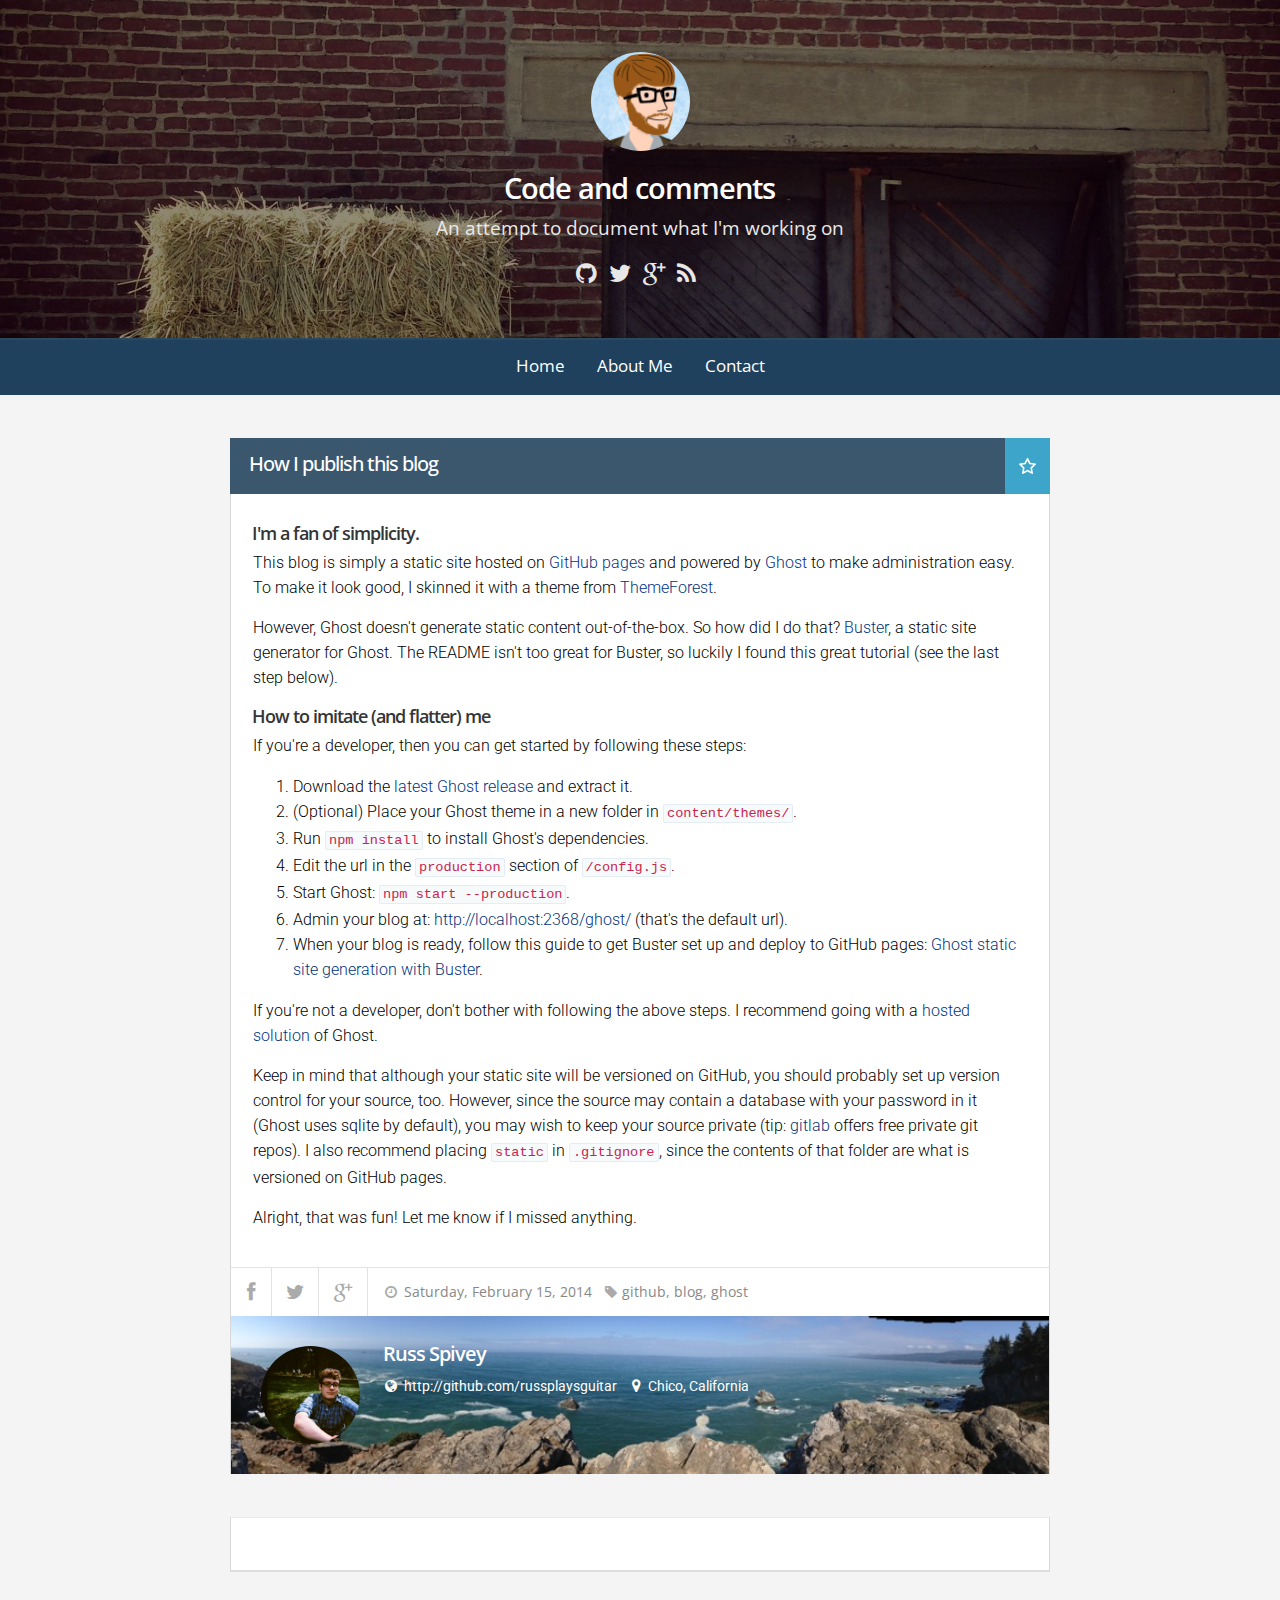
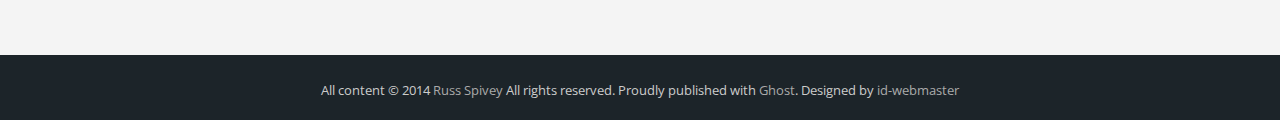
<file: how-i-publish-this-blog/index.html>
<!DOCTYPE html>
<html>
<head>
    
    <meta charset="utf-8" />
    <meta http-equiv="X-UA-Compatible" content="IE=edge,chrome=1" />

    
    <title>How I publish this blog</title>
    <meta name="description" content="" />

    <meta name="HandheldFriendly" content="True" />
    <meta name="MobileOptimized" content="320" />
    <meta name="viewport" content="width=device-width, initial-scale=1.0" />

    
    <link rel="stylesheet" type="text/css" href="../assets/bootstrap/css/bootstrap.min.css?v=7c6eb1fa59" />
    <link rel="stylesheet" type="text/css" href="../assets/fontawesome/css/font-awesome.min.css?v=7c6eb1fa59" />
    <link rel="stylesheet" type="text/css" href="../assets/css/style.css?v=7c6eb1fa59" />
    <link rel="stylesheet" type="text/css" href="../assets/css/post.css?v=7c6eb1fa59" />

    <!--[if lt IE 9]>
        <script src="/assets/js/html5shiv.js?v=7c6eb1fa59"></script>
        <script src="/assets/js/respond.min.js?v=7c6eb1fa59"></script>
    <![endif]-->

    <link href="http://fonts.googleapis.com/css?family=Open+Sans:400,600,700" rel="stylesheet" type="text/css">
    <link href="http://fonts.googleapis.com/css?family=Roboto:300" rel="stylesheet" type="text/css">

    
    <meta name="generator" content="Ghost 0.4" />
<link rel="alternate" type="application/rss+xml" title="Code and comments" href="../rss/index.html">
<link rel="canonical" href="http://russplaysguitar.github.io/how-i-publish-this-blog/" />
</head>

<body class="post-template tag-github tag-blog tag-ghost-post">
    
<div id="flatina-header-wrapper"  class="parallax" style="background-image:url('../content/images/2014/Feb/IMG_0174-1.jpg');" data-velocity=".8" >
    <div class="container">
        <div class="row">
            <div class="col-md-12">
                
                    <div id="flatina-logo">
                        <div class="flatina-cover-figure">
                            <div class="flatina-cover-img" style="background-image:url('../content/images/2014/Feb/madmen_icon.jpg')">
                                <span class="hidden">Code and comments</span>
                            </div>
                        </div>
                    </div>
                

                <div id="flatina-site-title"><h1><a href="http://russplaysguitar.github.io">Code and comments</a></h1></div>
                <div id="flatina-site-description">An attempt to document what I&#x27;m working on</div>
                <div id="flatina-social-header">
                    <div class="flatina-social-media">
                        <a href="https://github.com/russplaysguitar"><i class="fa fa-github"></i></a>
<a href="https://twitter.com/its_russ"><i class="fa fa-twitter"></i></a>
<a href="https://plus.google.com/102416926457933707264/"><i class="fa fa-google-plus"></i></a>
                        <a href="http://russplaysguitar.github.io/rss/"><i class="fa fa-rss"></i></a>
                    </div>
                </div>
            </div>
        </div>
    </div>
</div>

    <div id="flatina-static-page-wrapper">
    <div class="container">
        <div class="row">
            <div class="col-md-12">
                <div id="flatina-static-page-menu">
                    <ul id="nav">
                        <li class="selected"><a href="http://russplaysguitar.github.io">Home</a></li>
                        <li><a href="../about-me/index.html">About Me</a></li>
                        <li><a href="../contact-me/index.html">Contact</a></li>
                    </ul>
                </div>
            </div>
        </div>
    </div>
</div>

    
    


<div id="flatina-index-wrapper" class="flatina-detail">
    <div class="container" role="main">
        <div class="flatina-post">
            
                <div class="row post tag-github tag-blog tag-ghost-post featured" itemscope itemtype="http://schema.org/Article">
                    <div class="col-md-12">
                        <div class="flatina-post-row">
                            <div class="flatina-post-title"><h2 itemprop="headline">How I publish this blog</h2></div>

                            <div class="flatina-post-body" itemprop="articleBody">
                                <h5 id="imafanofsimplicity">I'm a fan of simplicity.</h5>

<p>This blog is simply a static site hosted on <a href="http://pages.github.com">GitHub pages</a> and powered by <a href="http://ghost.org">Ghost</a> to make administration easy. To make it look good, I skinned it with a theme from <a href="http://themeforest.com">ThemeForest</a>. </p>

<p>However, Ghost doesn't generate static content out-of-the-box. So how did I do that? <a href="https://github.com/axitkhurana/buster">Buster</a>, a static site generator for Ghost. The README isn't too great for Buster, so luckily I found this great tutorial (see the last step below).</p>

<h5 id="howtoimitateandflatterme">How to imitate (and flatter) me</h5>

<p>If you're a developer, then you can get started by following these steps:</p>

<ol>
<li>Download the <a href="https://github.com/TryGhost/Ghost/releases">latest Ghost release</a> and extract it.  </li>
<li>(Optional) Place your Ghost theme in a new folder in <code>content/themes/</code>.  </li>
<li>Run <code>npm install</code> to install Ghost's dependencies.  </li>
<li>Edit the url in the <code>production</code> section of <code>/config.js</code>.  </li>
<li>Start Ghost: <code>npm start --production</code>.  </li>
<li>Admin your blog at: <a href='../ghost/index.html'>http://localhost:2368/ghost/</a> (that's the default url).  </li>
<li>When your blog is ready, follow this guide to get Buster set up and deploy to GitHub pages: <a href="http://www.metacotta.com/ghost-static-site-generation-with-buster/">Ghost static site generation with Buster</a>. </li>
</ol>

<p>If you're not a developer, don't bother with following the above steps. I recommend going with a <a href="https://ghost.org/">hosted solution</a> of Ghost. </p>

<p>Keep in mind that although your static site will be versioned on GitHub, you should probably set up version control for your source, too. However, since the source may contain a database with your password in it (Ghost uses sqlite by default), you may wish to keep your source private (tip: <a href="http://GitLab.com">gitlab</a> offers free private git repos). I also recommend placing <code>static</code> in <code>.gitignore</code>, since the contents of that folder are what is versioned on GitHub pages. </p>

<p>Alright, that was fun! Let me know if I missed anything.</p>
                            </div>
                            
                            <div class="flatina-post-info">
                                <div class="left">
                                    <ul>
                                        <li>
                                            <a class="share-facebook" title="Share to Facebook" href="https://www.facebook.com/sharer/sharer.php?u=http://russplaysguitar.github.io/how-i-publish-this-blog/" onclick="window.open(this.href, 'facebook-share','width=580,height=296');return false;" data-original-title="Share to Facebook">
                                                <i class="fa fa-facebook"></i>
                                            </a>
                                        </li>
                                        <li>
                                            <a class="share-twitter" title="Share to Twitter" href="http://twitter.com/share?text=How I publish this blog&url=http://russplaysguitar.github.io/how-i-publish-this-blog/" onclick="window.open(this.href, 'twitter-share', 'width=550,height=235');return false;" data-original-title="Share to Twitter">
                                                <i class="fa fa-twitter"></i>
                                            </a>
                                        </li>
                                        <li>
                                            <a class="share-google-plus" title="Share to Google Plus" href="https://plus.google.com/share?url=http://russplaysguitar.github.io/how-i-publish-this-blog/" onclick="window.open(this.href, 'google-plus-share', 'width=490,height=530');return false;" data-original-title="Share to Google Plus">
                                                <i class="fa fa-google-plus"></i>
                                            </a>
                                        </li>
                                        <li><div class="flatina-post-tag"><time datetime="2014-02-15" itemprop="datePublished"><i class="fa fa-clock-o"></i> Saturday, February 15, 2014</time> <span class="flatina-hide"><i class="fa fa-tag"></i> github, blog, ghost </span></div></li>
                                    </ul>
                                </div>
                                <div class="clearfix"></div>
                            </div>
                            
                            
                                <div class="flatina-post-author" style="background-image:url('../content/images/2014/Feb/IMG_0772-2.jpg');" itemscope itemtype="http://schema.org/Person">
                                    
                                        <div class="left flatina-author-img">
                                            <div class="flatina-cover-figure">
                                                <div class="flatina-cover-img" style="background-image:url('../content/images/2014/Feb/98900002-3.jpg');">
                                                    <span class="hidden">Russ Spivey</span>
                                                </div>
                                            </div>
                                        </div>
                                    

                                    <div class="left flatina-author-left">
                                        <div class="flatina-author-bio">
                                            <h3 itemprop="name">Russ Spivey</h3>
                                            <div class="flatina-author-bio-info">
                                                <ul>
                                                    <li><i class="fa fa-globe"></i> <a href="http://github.com/russplaysguitar" itemprop="url">http://github.com/russplaysguitar</a></li>
                                                    <li itemprop="address" itemscope itemtype="http://schema.org/PostalAddress"><i class="fa fa-map-marker"></i> <span itemprop="streetAddress">Chico, California</span></li>
                                                </ul>
                                                <div class="clearfix"></div>
                                            </div>

                                            
                                        </div>
                                    </div>
                                    <div class="clearfix"></div>
                                </div>
                            
                            
                            <div class="flatina-disqus">
				<div id="disqus_thread"></div>
                                <script type="text/javascript">
    /* * * CONFIGURATION VARIABLES: EDIT BEFORE PASTING INTO YOUR WEBPAGE * * */
    var disqus_shortname = 'selfdocumentation'; // required: replace example with your forum shortname

    /* * * DON'T EDIT BELOW THIS LINE * * */
    (function() {
        var dsq = document.createElement('script'); dsq.type = 'text/javascript'; dsq.async = true;
        dsq.src = '//' + disqus_shortname + '.disqus.com/embed.js';
        (document.getElementsByTagName('head')[0] || document.getElementsByTagName('body')[0]).appendChild(dsq);
    })();
</script>
                            </div>
                        </div>
                    </div>
                </div>
            
        </div>
    </div>
</div>

    <div id="flatina-footer-wrapper">
    <div class="container">
        <div class="row">
            <div class="col-md-12">
                All content &copy; 2014 <a href="http://russplaysguitar.github.io">Russ Spivey</a> All rights reserved. 
                Proudly published with <a href="http://ghost.org">Ghost</a>. Designed by <a href="http://id-webmaster.net">id-webmaster</a>
            </div>
        </div>
    </div>
</div>

    
    <script src="../shared/vendor/jquery/jquery.js?v=7c6eb1fa59"></script>

    
    <script type="text/javascript" src="../assets/bootstrap/js/bootstrap.min.js?v=7c6eb1fa59"></script>
    <script type="text/javascript" src="../assets/js/fitvids.js?v=7c6eb1fa59"></script>
    <script type="text/javascript" src="../assets/js/jquery.scrolly.js?v=7c6eb1fa59"></script>
    <script type="text/javascript" src="../assets/js/jquery.infinitescroll.min.js?v=7c6eb1fa59"></script>
    <script type="text/javascript" src="../assets/js/jquery.infinitescroll-behavior-manual-trigger.js?v=7c6eb1fa59"></script>
    <script type="text/javascript" src="../assets/js/tinynav.min.js?v=7c6eb1fa59"></script>
    <script type="text/javascript" src="../assets/js/index.js?v=7c6eb1fa59"></script>
</body>
</html>
</file>
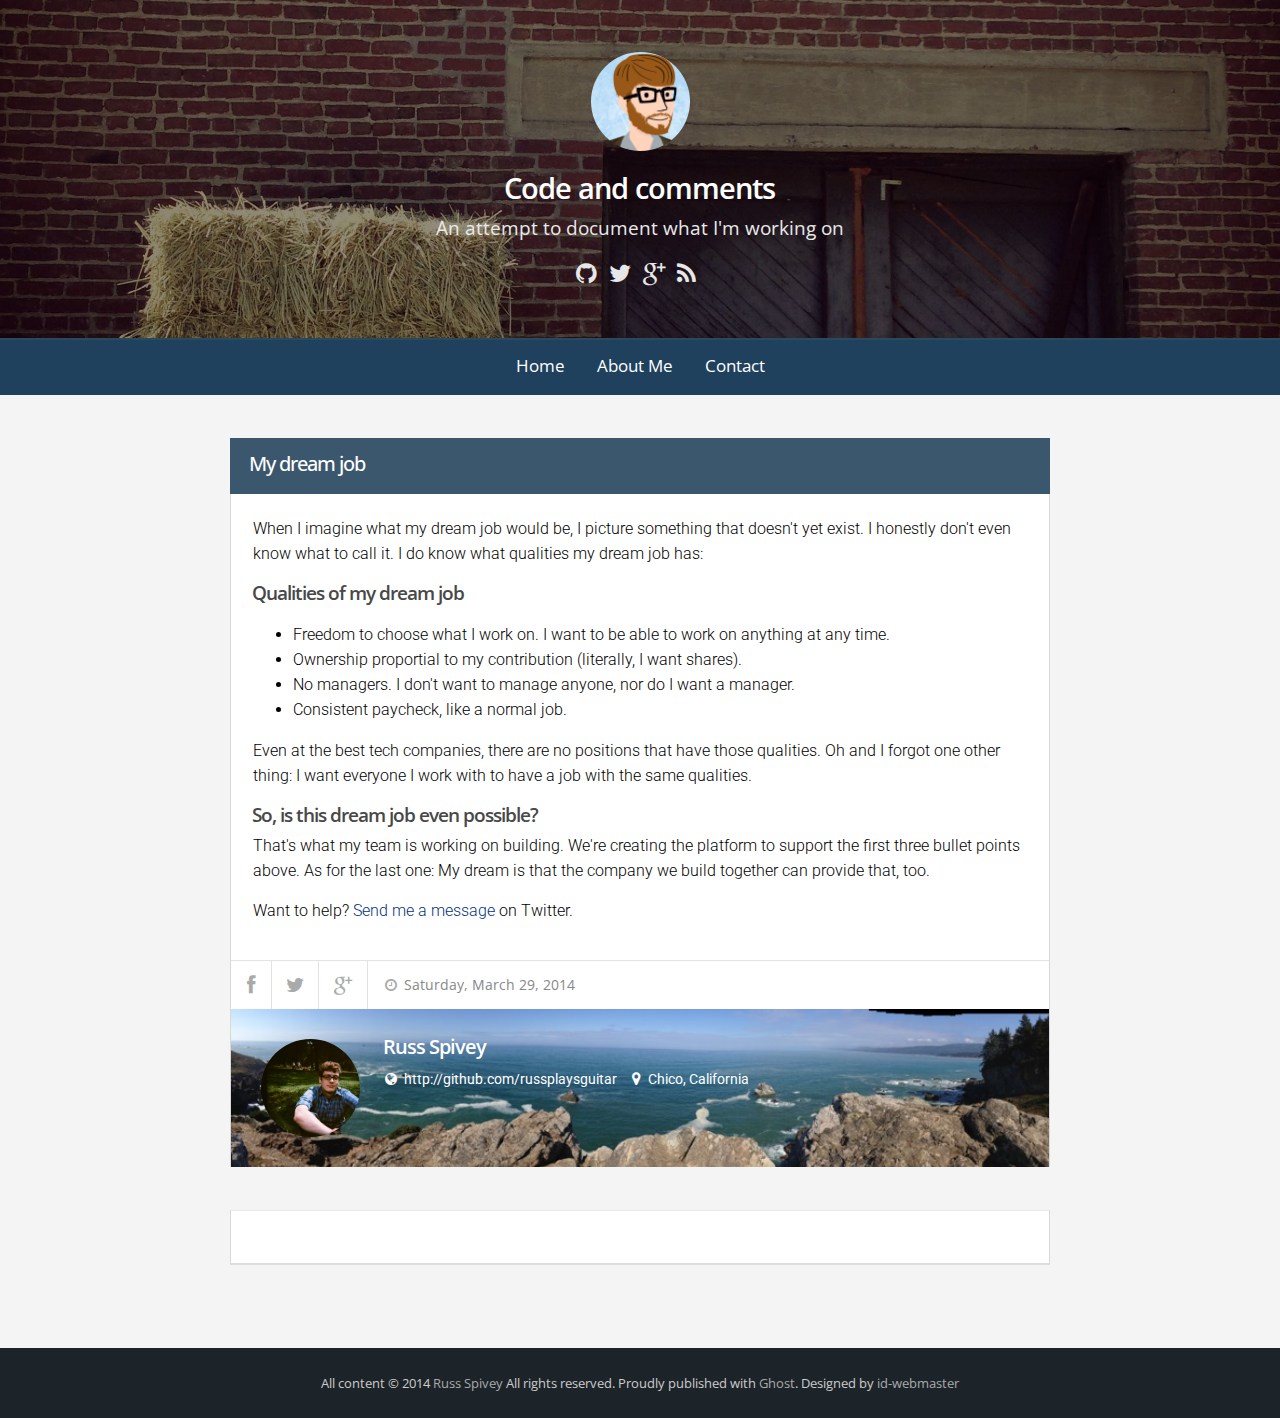
<file: my-dream-job/index.html>
<!DOCTYPE html>
<html>
<head>
    
    <meta charset="utf-8" />
    <meta http-equiv="X-UA-Compatible" content="IE=edge,chrome=1" />

    
    <title>My dream job</title>
    <meta name="description" content="" />

    <meta name="HandheldFriendly" content="True" />
    <meta name="MobileOptimized" content="320" />
    <meta name="viewport" content="width=device-width, initial-scale=1.0" />

    
    <link rel="stylesheet" type="text/css" href="../assets/bootstrap/css/bootstrap.min.css?v=7c6eb1fa59" />
    <link rel="stylesheet" type="text/css" href="../assets/fontawesome/css/font-awesome.min.css?v=7c6eb1fa59" />
    <link rel="stylesheet" type="text/css" href="../assets/css/style.css?v=7c6eb1fa59" />
    <link rel="stylesheet" type="text/css" href="../assets/css/post.css?v=7c6eb1fa59" />

    <!--[if lt IE 9]>
        <script src="/assets/js/html5shiv.js?v=7c6eb1fa59"></script>
        <script src="/assets/js/respond.min.js?v=7c6eb1fa59"></script>
    <![endif]-->

    <link href="http://fonts.googleapis.com/css?family=Open+Sans:400,600,700" rel="stylesheet" type="text/css">
    <link href="http://fonts.googleapis.com/css?family=Roboto:300" rel="stylesheet" type="text/css">

    
    <meta name="generator" content="Ghost 0.4" />
<link rel="alternate" type="application/rss+xml" title="Code and comments" href="../rss/index.html">
<link rel="canonical" href="http://russplaysguitar.github.io/my-dream-job/" />
</head>

<body class="post-template">
    
<div id="flatina-header-wrapper"  class="parallax" style="background-image:url('../content/images/2014/Feb/IMG_0174-1.jpg');" data-velocity=".8" >
    <div class="container">
        <div class="row">
            <div class="col-md-12">
                
                    <div id="flatina-logo">
                        <div class="flatina-cover-figure">
                            <div class="flatina-cover-img" style="background-image:url('../content/images/2014/Feb/madmen_icon.jpg')">
                                <span class="hidden">Code and comments</span>
                            </div>
                        </div>
                    </div>
                

                <div id="flatina-site-title"><h1><a href="http://russplaysguitar.github.io">Code and comments</a></h1></div>
                <div id="flatina-site-description">An attempt to document what I&#x27;m working on</div>
                <div id="flatina-social-header">
                    <div class="flatina-social-media">
                        <a href="https://github.com/russplaysguitar"><i class="fa fa-github"></i></a>
<a href="https://twitter.com/its_russ"><i class="fa fa-twitter"></i></a>
<a href="https://plus.google.com/102416926457933707264/"><i class="fa fa-google-plus"></i></a>
                        <a href="http://russplaysguitar.github.io/rss/"><i class="fa fa-rss"></i></a>
                    </div>
                </div>
            </div>
        </div>
    </div>
</div>

    <div id="flatina-static-page-wrapper">
    <div class="container">
        <div class="row">
            <div class="col-md-12">
                <div id="flatina-static-page-menu">
                    <ul id="nav">
                        <li class="selected"><a href="http://russplaysguitar.github.io">Home</a></li>
                        <li><a href="../about-me/index.html">About Me</a></li>
                        <li><a href="../contact-me/index.html">Contact</a></li>
                    </ul>
                </div>
            </div>
        </div>
    </div>
</div>

    
    


<div id="flatina-index-wrapper" class="flatina-detail">
    <div class="container" role="main">
        <div class="flatina-post">
            
                <div class="row post" itemscope itemtype="http://schema.org/Article">
                    <div class="col-md-12">
                        <div class="flatina-post-row">
                            <div class="flatina-post-title"><h2 itemprop="headline">My dream job</h2></div>

                            <div class="flatina-post-body" itemprop="articleBody">
                                <p>When I imagine what my dream job would be, I picture something that doesn't yet exist. I honestly don't even know what to call it. I do know what qualities my dream job has:</p>

<h4 id="qualitiesofmydreamjob">Qualities of my dream job</h4>

<ul>
<li>Freedom to choose what I work on. I want to be able to work on anything at any time. </li>
<li>Ownership proportial to my contribution (literally, I want shares). </li>
<li>No managers. I don't want to manage anyone, nor do I want a manager. </li>
<li>Consistent paycheck, like a normal job. </li>
</ul>

<p>Even at the best tech companies, there are no positions that have those qualities. Oh and I forgot one other thing: I want everyone I work with to have a job with the same qualities. </p>

<h4 id="soisthisdreamjobevenpossible">So, is this dream job even possible?</h4>

<p>That's what my team is working on building. We're creating the platform to support the first three bullet points above. As for the last one: My dream is that the company we build together can provide that, too. </p>

<p>Want to help? <a href="http://twitter.com/its_russ">Send me a message</a> on Twitter. </p>
                            </div>
                            
                            <div class="flatina-post-info">
                                <div class="left">
                                    <ul>
                                        <li>
                                            <a class="share-facebook" title="Share to Facebook" href="https://www.facebook.com/sharer/sharer.php?u=http://russplaysguitar.github.io/my-dream-job/" onclick="window.open(this.href, 'facebook-share','width=580,height=296');return false;" data-original-title="Share to Facebook">
                                                <i class="fa fa-facebook"></i>
                                            </a>
                                        </li>
                                        <li>
                                            <a class="share-twitter" title="Share to Twitter" href="http://twitter.com/share?text=My dream job&url=http://russplaysguitar.github.io/my-dream-job/" onclick="window.open(this.href, 'twitter-share', 'width=550,height=235');return false;" data-original-title="Share to Twitter">
                                                <i class="fa fa-twitter"></i>
                                            </a>
                                        </li>
                                        <li>
                                            <a class="share-google-plus" title="Share to Google Plus" href="https://plus.google.com/share?url=http://russplaysguitar.github.io/my-dream-job/" onclick="window.open(this.href, 'google-plus-share', 'width=490,height=530');return false;" data-original-title="Share to Google Plus">
                                                <i class="fa fa-google-plus"></i>
                                            </a>
                                        </li>
                                        <li><div class="flatina-post-tag"><time datetime="2014-03-29" itemprop="datePublished"><i class="fa fa-clock-o"></i> Saturday, March 29, 2014</time> <span class="flatina-hide"></span></div></li>
                                    </ul>
                                </div>
                                <div class="clearfix"></div>
                            </div>
                            
                            
                                <div class="flatina-post-author" style="background-image:url('../content/images/2014/Feb/IMG_0772-2.jpg');" itemscope itemtype="http://schema.org/Person">
                                    
                                        <div class="left flatina-author-img">
                                            <div class="flatina-cover-figure">
                                                <div class="flatina-cover-img" style="background-image:url('../content/images/2014/Feb/98900002-3.jpg');">
                                                    <span class="hidden">Russ Spivey</span>
                                                </div>
                                            </div>
                                        </div>
                                    

                                    <div class="left flatina-author-left">
                                        <div class="flatina-author-bio">
                                            <h3 itemprop="name">Russ Spivey</h3>
                                            <div class="flatina-author-bio-info">
                                                <ul>
                                                    <li><i class="fa fa-globe"></i> <a href="http://github.com/russplaysguitar" itemprop="url">http://github.com/russplaysguitar</a></li>
                                                    <li itemprop="address" itemscope itemtype="http://schema.org/PostalAddress"><i class="fa fa-map-marker"></i> <span itemprop="streetAddress">Chico, California</span></li>
                                                </ul>
                                                <div class="clearfix"></div>
                                            </div>

                                            
                                        </div>
                                    </div>
                                    <div class="clearfix"></div>
                                </div>
                            
                            
                            <div class="flatina-disqus">
				<div id="disqus_thread"></div>
                                <script type="text/javascript">
    /* * * CONFIGURATION VARIABLES: EDIT BEFORE PASTING INTO YOUR WEBPAGE * * */
    var disqus_shortname = 'selfdocumentation'; // required: replace example with your forum shortname

    /* * * DON'T EDIT BELOW THIS LINE * * */
    (function() {
        var dsq = document.createElement('script'); dsq.type = 'text/javascript'; dsq.async = true;
        dsq.src = '//' + disqus_shortname + '.disqus.com/embed.js';
        (document.getElementsByTagName('head')[0] || document.getElementsByTagName('body')[0]).appendChild(dsq);
    })();
</script>
                            </div>
                        </div>
                    </div>
                </div>
            
        </div>
    </div>
</div>

    <div id="flatina-footer-wrapper">
    <div class="container">
        <div class="row">
            <div class="col-md-12">
                All content &copy; 2014 <a href="http://russplaysguitar.github.io">Russ Spivey</a> All rights reserved. 
                Proudly published with <a href="http://ghost.org">Ghost</a>. Designed by <a href="http://id-webmaster.net">id-webmaster</a>
            </div>
        </div>
    </div>
</div>

    
    <script src="../shared/vendor/jquery/jquery.js?v=7c6eb1fa59"></script>

    
    <script type="text/javascript" src="../assets/bootstrap/js/bootstrap.min.js?v=7c6eb1fa59"></script>
    <script type="text/javascript" src="../assets/js/fitvids.js?v=7c6eb1fa59"></script>
    <script type="text/javascript" src="../assets/js/jquery.scrolly.js?v=7c6eb1fa59"></script>
    <script type="text/javascript" src="../assets/js/jquery.infinitescroll.min.js?v=7c6eb1fa59"></script>
    <script type="text/javascript" src="../assets/js/jquery.infinitescroll-behavior-manual-trigger.js?v=7c6eb1fa59"></script>
    <script type="text/javascript" src="../assets/js/tinynav.min.js?v=7c6eb1fa59"></script>
    <script type="text/javascript" src="../assets/js/index.js?v=7c6eb1fa59"></script>
</body>
</html>
</file>
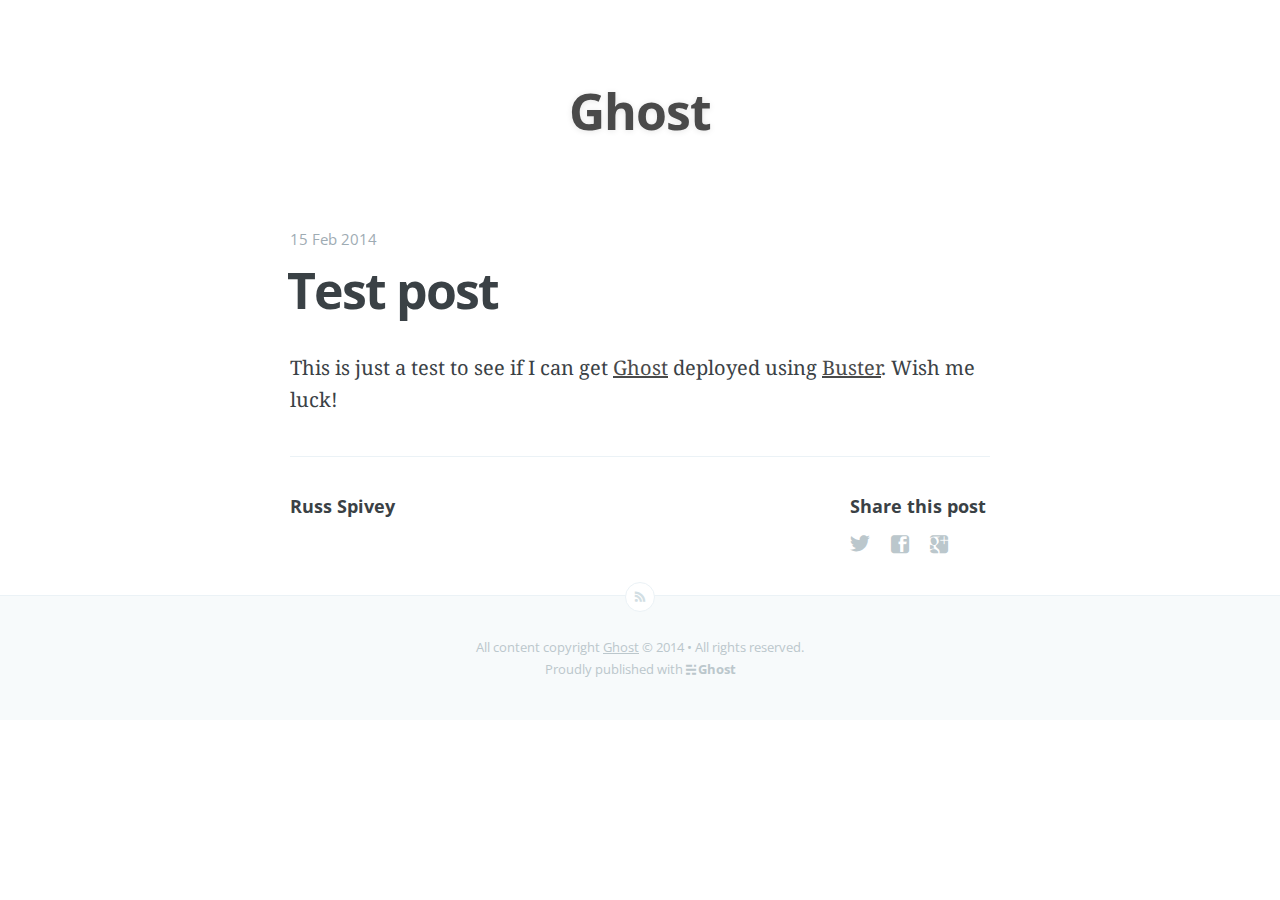
<file: test-post/index.html>
<!DOCTYPE html>
<html>
<head>
    
    <meta charset="utf-8" />
    <meta http-equiv="X-UA-Compatible" content="IE=edge" />

    
    <title>Test post</title>
    <meta name="description" content="" />

    <meta name="HandheldFriendly" content="True" />
    <meta name="MobileOptimized" content="320" />
    <meta name="viewport" content="width=device-width, initial-scale=1.0" />

    <link rel="shortcut icon" href="../favicon.ico">

    
    <link rel="stylesheet" type="text/css" href="../assets/css/screen.css?v=d4d5162db1" />
    <link rel="stylesheet" type="text/css" href="http://fonts.googleapis.com/css?family=Noto+Serif:400,700,400italic|Open+Sans:700,400" />

    
    <meta name="generator" content="Ghost 0.4" />
<link rel="alternate" type="application/rss+xml" title="Ghost" href="../rss/index.html">
<link rel="canonical" href="http://my-ghost-blog.com/test-post/" />
</head>
<body class="post-template">

    
    



<main class="content" role="main">

    <article class="post">

        
        <header class="post-header">
            <a class="blog-logo" href="http://my-ghost-blog.com">
                
                    <span class="blog-title">Ghost</span>
                
            </a>
        </header>

        
        

            <span class="post-meta"><time datetime="2014-02-15">15 Feb 2014</time> </span>

            <h1 class="post-title">Test post</h1>

            <section class="post-content">
                <p>This is just a test to see if I can get <a href="http://ghost.org">Ghost</a> deployed using <a href="http://www.metacotta.com/ghost-static-site-generation-with-buster/">Buster</a>. Wish me luck!</p>
            </section>

            <footer class="post-footer">

                <section class="author">
                    <h4>Russ Spivey</h4>
                    <p></p>
                </section>

                <section class="share">
                    <h4>Share this post</h4>
                    <a class="icon-twitter" href="http://twitter.com/share?text=Test%20post&url=http://my-ghost-blog.com/test-post/"
                        onclick="window.open(this.href, 'twitter-share', 'width=550,height=235');return false;">
                        <span class="hidden">Twitter</span>
                    </a>
                    <a class="icon-facebook" href="https://www.facebook.com/sharer/sharer.php?u=http://my-ghost-blog.com/test-post/"
                        onclick="window.open(this.href, 'facebook-share','width=580,height=296');return false;">
                        <span class="hidden">Facebook</span>
                    </a>
                    <a class="icon-google-plus" href="https://plus.google.com/share?url=http://my-ghost-blog.com/test-post/"
                       onclick="window.open(this.href, 'google-plus-share', 'width=490,height=530');return false;">
                        <span class="hidden">Google+</span>
                    </a>
                </section>

            </footer>

        

    </article>

</main>

    <footer class="site-footer">
        <a class="subscribe icon-feed" href="http://my-ghost-blog.com/rss/"><span class="tooltip">Subscribe!</span></a>
        <div class="inner">
             <section class="copyright">All content copyright <a href="http://my-ghost-blog.com/">Ghost</a> &copy; 2014 &bull; All rights reserved.</section>
             <section class="poweredby">Proudly published with <a class="icon-ghost" href="http://ghost.org">Ghost</a></section>
        </div>
    </footer>

    
    <script src="../shared/vendor/jquery/jquery.js?v=d4d5162db1"></script>

    
    <script type="text/javascript" src="../assets/js/jquery.fitvids.js?v=d4d5162db1"></script>
    <script type="text/javascript" src="../assets/js/index.js?v=d4d5162db1"></script>

</body>
</html>
</file>
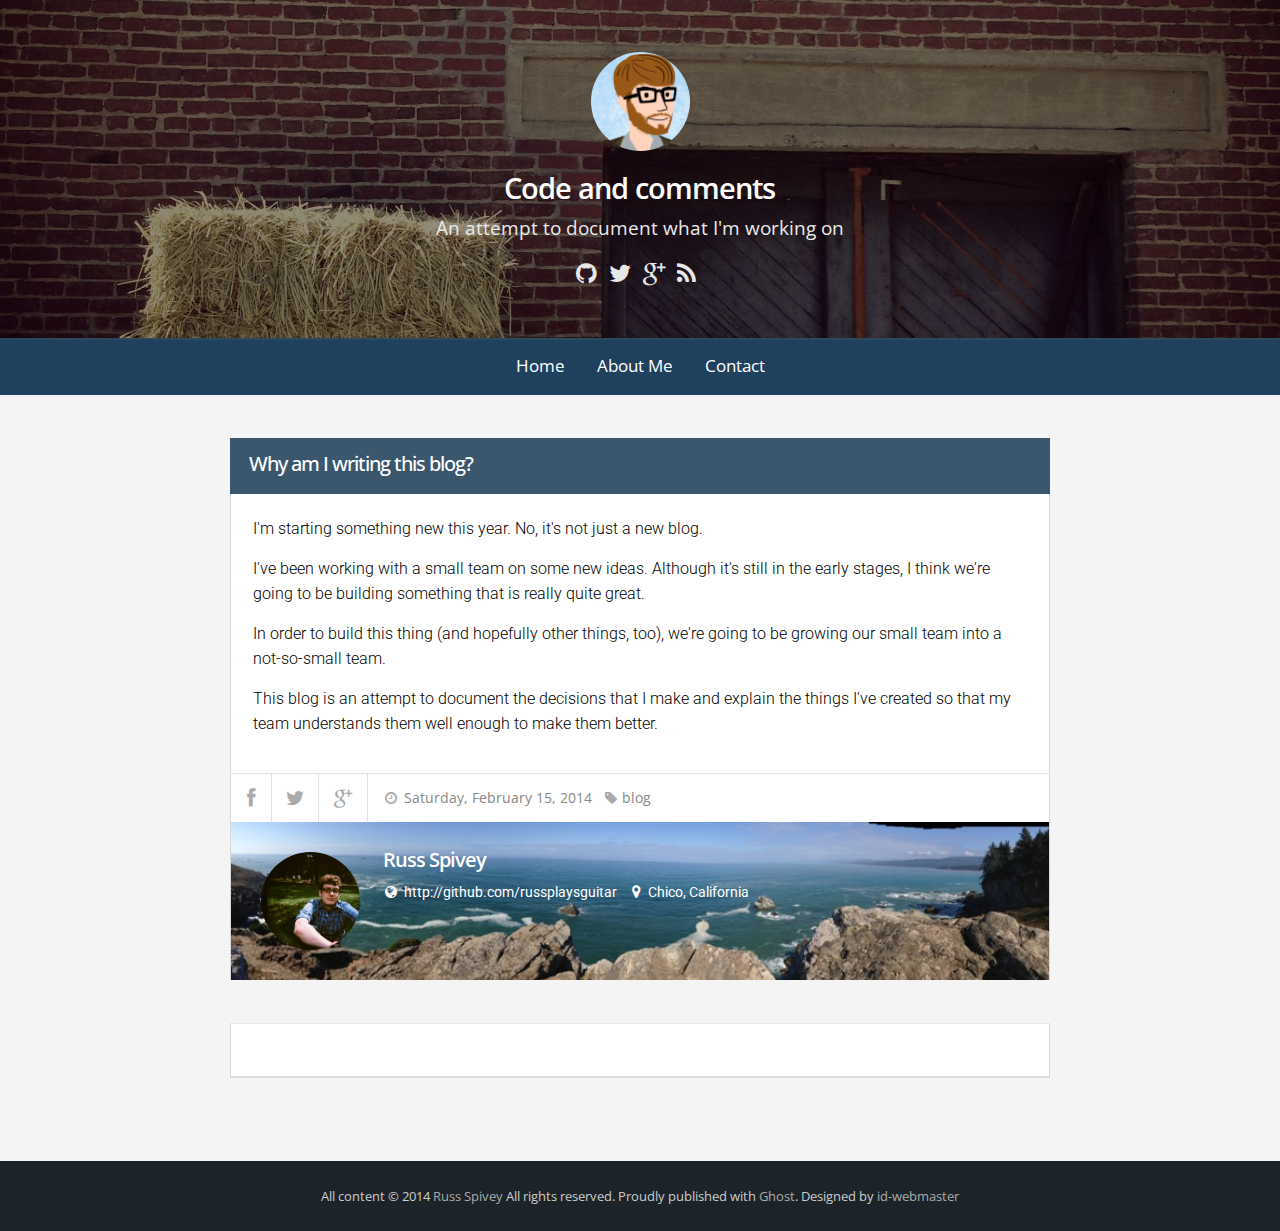
<file: why-am-i-writing-this-blog/index.html>
<!DOCTYPE html>
<html>
<head>
    
    <meta charset="utf-8" />
    <meta http-equiv="X-UA-Compatible" content="IE=edge,chrome=1" />

    
    <title>Why am I writing this blog?</title>
    <meta name="description" content="" />

    <meta name="HandheldFriendly" content="True" />
    <meta name="MobileOptimized" content="320" />
    <meta name="viewport" content="width=device-width, initial-scale=1.0" />

    
    <link rel="stylesheet" type="text/css" href="../assets/bootstrap/css/bootstrap.min.css?v=7c6eb1fa59" />
    <link rel="stylesheet" type="text/css" href="../assets/fontawesome/css/font-awesome.min.css?v=7c6eb1fa59" />
    <link rel="stylesheet" type="text/css" href="../assets/css/style.css?v=7c6eb1fa59" />
    <link rel="stylesheet" type="text/css" href="../assets/css/post.css?v=7c6eb1fa59" />

    <!--[if lt IE 9]>
        <script src="/assets/js/html5shiv.js?v=7c6eb1fa59"></script>
        <script src="/assets/js/respond.min.js?v=7c6eb1fa59"></script>
    <![endif]-->

    <link href="http://fonts.googleapis.com/css?family=Open+Sans:400,600,700" rel="stylesheet" type="text/css">
    <link href="http://fonts.googleapis.com/css?family=Roboto:300" rel="stylesheet" type="text/css">

    
    <meta name="generator" content="Ghost 0.4" />
<link rel="alternate" type="application/rss+xml" title="Code and comments" href="../rss/index.html">
<link rel="canonical" href="http://russplaysguitar.github.io/why-am-i-writing-this-blog/" />
</head>

<body class="post-template tag-blog">
    
<div id="flatina-header-wrapper"  class="parallax" style="background-image:url('../content/images/2014/Feb/IMG_0174-1.jpg');" data-velocity=".8" >
    <div class="container">
        <div class="row">
            <div class="col-md-12">
                
                    <div id="flatina-logo">
                        <div class="flatina-cover-figure">
                            <div class="flatina-cover-img" style="background-image:url('../content/images/2014/Feb/madmen_icon.jpg')">
                                <span class="hidden">Code and comments</span>
                            </div>
                        </div>
                    </div>
                

                <div id="flatina-site-title"><h1><a href="http://russplaysguitar.github.io">Code and comments</a></h1></div>
                <div id="flatina-site-description">An attempt to document what I&#x27;m working on</div>
                <div id="flatina-social-header">
                    <div class="flatina-social-media">
                        <a href="https://github.com/russplaysguitar"><i class="fa fa-github"></i></a>
<a href="https://twitter.com/its_russ"><i class="fa fa-twitter"></i></a>
<a href="https://plus.google.com/102416926457933707264/"><i class="fa fa-google-plus"></i></a>
                        <a href="http://russplaysguitar.github.io/rss/"><i class="fa fa-rss"></i></a>
                    </div>
                </div>
            </div>
        </div>
    </div>
</div>

    <div id="flatina-static-page-wrapper">
    <div class="container">
        <div class="row">
            <div class="col-md-12">
                <div id="flatina-static-page-menu">
                    <ul id="nav">
                        <li class="selected"><a href="http://russplaysguitar.github.io">Home</a></li>
                        <li><a href="../about-me/index.html">About Me</a></li>
                        <li><a href="../contact-me/index.html">Contact</a></li>
                    </ul>
                </div>
            </div>
        </div>
    </div>
</div>

    
    


<div id="flatina-index-wrapper" class="flatina-detail">
    <div class="container" role="main">
        <div class="flatina-post">
            
                <div class="row post tag-blog" itemscope itemtype="http://schema.org/Article">
                    <div class="col-md-12">
                        <div class="flatina-post-row">
                            <div class="flatina-post-title"><h2 itemprop="headline">Why am I writing this blog?</h2></div>

                            <div class="flatina-post-body" itemprop="articleBody">
                                <p>I'm starting something new this year. No, it's not just a new blog.</p>

<p>I've been working with a small team on some new ideas. Although it's still in the early stages, I think we're going to be building something that is really quite great.</p>

<p>In order to build this thing (and hopefully other things, too), we're going to be growing our small team into a not-so-small team.</p>

<p>This blog is an attempt to document the decisions that I make and explain the things I've created so that my team understands them well enough to make them better.</p>
                            </div>
                            
                            <div class="flatina-post-info">
                                <div class="left">
                                    <ul>
                                        <li>
                                            <a class="share-facebook" title="Share to Facebook" href="https://www.facebook.com/sharer/sharer.php?u=http://russplaysguitar.github.io/why-am-i-writing-this-blog/" onclick="window.open(this.href, 'facebook-share','width=580,height=296');return false;" data-original-title="Share to Facebook">
                                                <i class="fa fa-facebook"></i>
                                            </a>
                                        </li>
                                        <li>
                                            <a class="share-twitter" title="Share to Twitter" href="http://twitter.com/share?text=Why am I writing this blog?&url=http://russplaysguitar.github.io/why-am-i-writing-this-blog/" onclick="window.open(this.href, 'twitter-share', 'width=550,height=235');return false;" data-original-title="Share to Twitter">
                                                <i class="fa fa-twitter"></i>
                                            </a>
                                        </li>
                                        <li>
                                            <a class="share-google-plus" title="Share to Google Plus" href="https://plus.google.com/share?url=http://russplaysguitar.github.io/why-am-i-writing-this-blog/" onclick="window.open(this.href, 'google-plus-share', 'width=490,height=530');return false;" data-original-title="Share to Google Plus">
                                                <i class="fa fa-google-plus"></i>
                                            </a>
                                        </li>
                                        <li><div class="flatina-post-tag"><time datetime="2014-02-15" itemprop="datePublished"><i class="fa fa-clock-o"></i> Saturday, February 15, 2014</time> <span class="flatina-hide"><i class="fa fa-tag"></i> blog </span></div></li>
                                    </ul>
                                </div>
                                <div class="clearfix"></div>
                            </div>
                            
                            
                                <div class="flatina-post-author" style="background-image:url('../content/images/2014/Feb/IMG_0772-2.jpg');" itemscope itemtype="http://schema.org/Person">
                                    
                                        <div class="left flatina-author-img">
                                            <div class="flatina-cover-figure">
                                                <div class="flatina-cover-img" style="background-image:url('../content/images/2014/Feb/98900002-3.jpg');">
                                                    <span class="hidden">Russ Spivey</span>
                                                </div>
                                            </div>
                                        </div>
                                    

                                    <div class="left flatina-author-left">
                                        <div class="flatina-author-bio">
                                            <h3 itemprop="name">Russ Spivey</h3>
                                            <div class="flatina-author-bio-info">
                                                <ul>
                                                    <li><i class="fa fa-globe"></i> <a href="http://github.com/russplaysguitar" itemprop="url">http://github.com/russplaysguitar</a></li>
                                                    <li itemprop="address" itemscope itemtype="http://schema.org/PostalAddress"><i class="fa fa-map-marker"></i> <span itemprop="streetAddress">Chico, California</span></li>
                                                </ul>
                                                <div class="clearfix"></div>
                                            </div>

                                            
                                        </div>
                                    </div>
                                    <div class="clearfix"></div>
                                </div>
                            
                            
                            <div class="flatina-disqus">
				<div id="disqus_thread"></div>
                                <script type="text/javascript">
    /* * * CONFIGURATION VARIABLES: EDIT BEFORE PASTING INTO YOUR WEBPAGE * * */
    var disqus_shortname = 'selfdocumentation'; // required: replace example with your forum shortname

    /* * * DON'T EDIT BELOW THIS LINE * * */
    (function() {
        var dsq = document.createElement('script'); dsq.type = 'text/javascript'; dsq.async = true;
        dsq.src = '//' + disqus_shortname + '.disqus.com/embed.js';
        (document.getElementsByTagName('head')[0] || document.getElementsByTagName('body')[0]).appendChild(dsq);
    })();
</script>
                            </div>
                        </div>
                    </div>
                </div>
            
        </div>
    </div>
</div>

    <div id="flatina-footer-wrapper">
    <div class="container">
        <div class="row">
            <div class="col-md-12">
                All content &copy; 2014 <a href="http://russplaysguitar.github.io">Russ Spivey</a> All rights reserved. 
                Proudly published with <a href="http://ghost.org">Ghost</a>. Designed by <a href="http://id-webmaster.net">id-webmaster</a>
            </div>
        </div>
    </div>
</div>

    
    <script src="../shared/vendor/jquery/jquery.js?v=7c6eb1fa59"></script>

    
    <script type="text/javascript" src="../assets/bootstrap/js/bootstrap.min.js?v=7c6eb1fa59"></script>
    <script type="text/javascript" src="../assets/js/fitvids.js?v=7c6eb1fa59"></script>
    <script type="text/javascript" src="../assets/js/jquery.scrolly.js?v=7c6eb1fa59"></script>
    <script type="text/javascript" src="../assets/js/jquery.infinitescroll.min.js?v=7c6eb1fa59"></script>
    <script type="text/javascript" src="../assets/js/jquery.infinitescroll-behavior-manual-trigger.js?v=7c6eb1fa59"></script>
    <script type="text/javascript" src="../assets/js/tinynav.min.js?v=7c6eb1fa59"></script>
    <script type="text/javascript" src="../assets/js/index.js?v=7c6eb1fa59"></script>
</body>
</html>
</file>
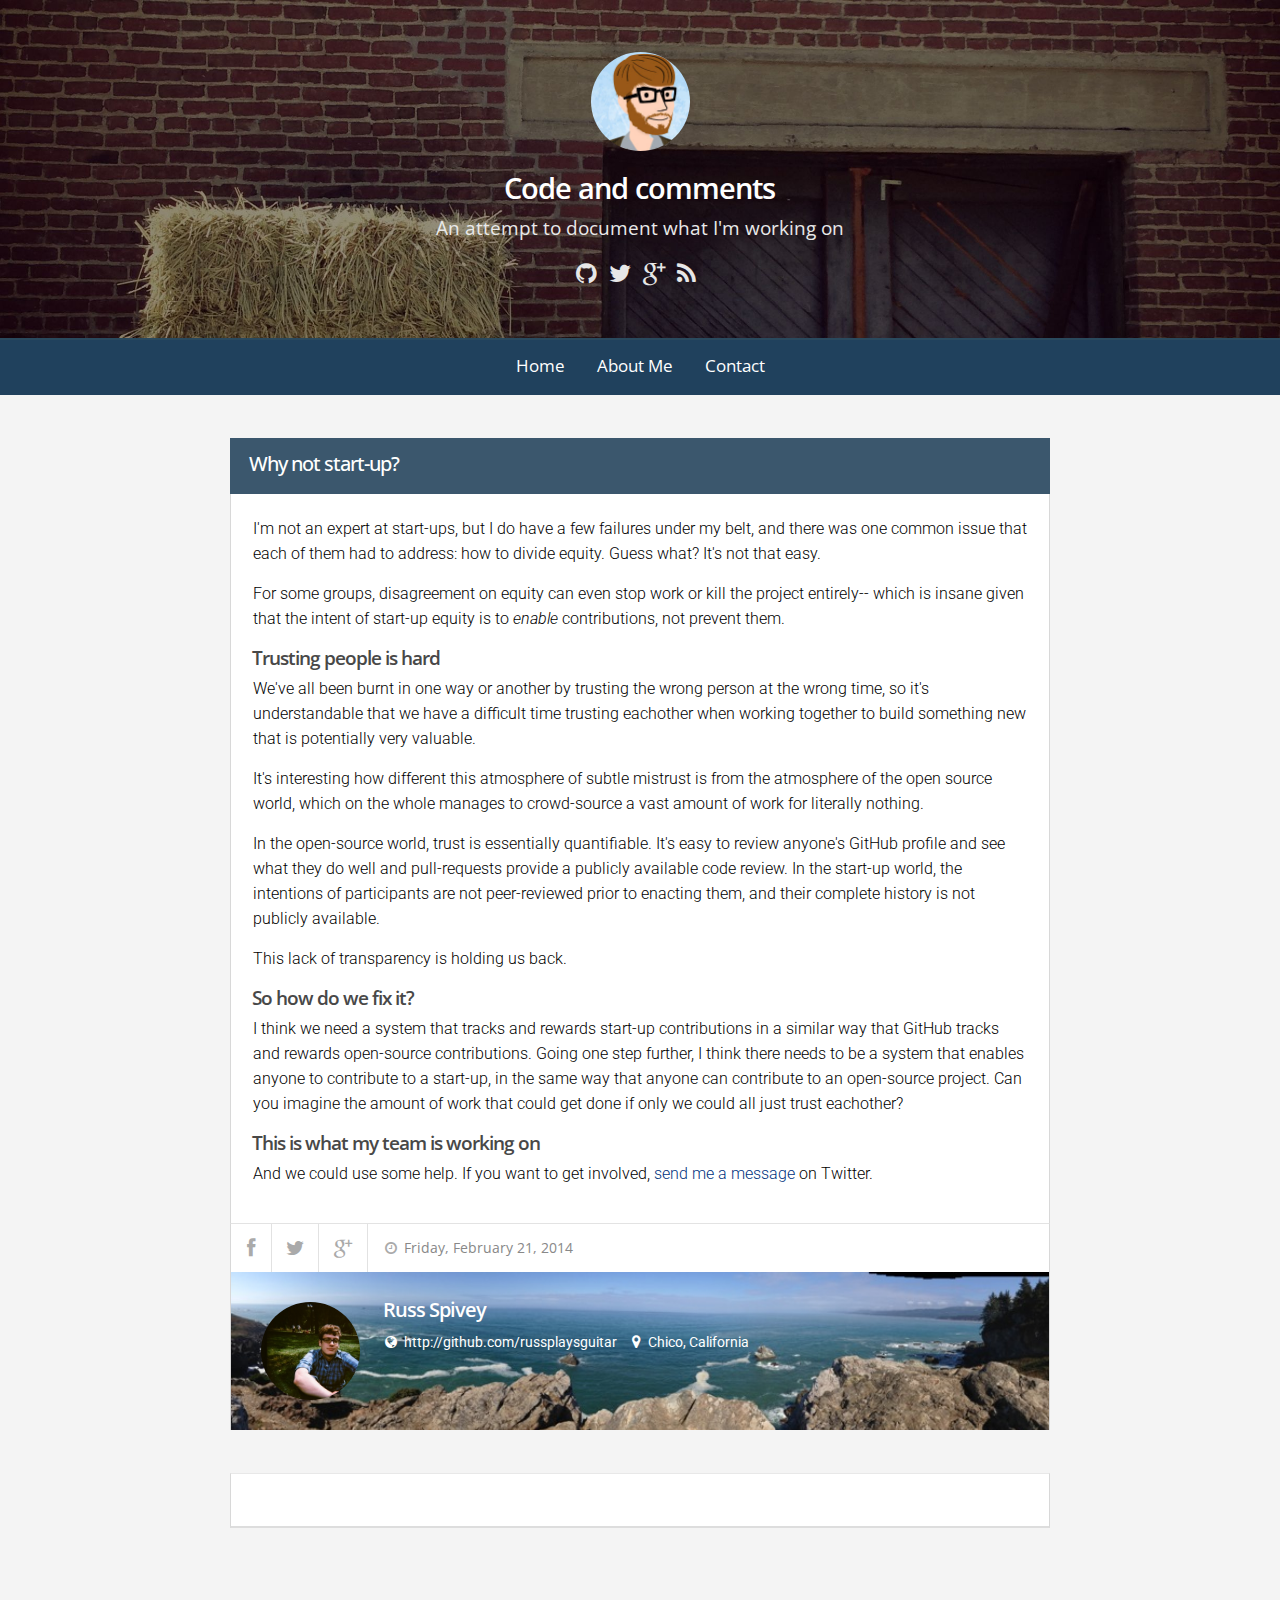
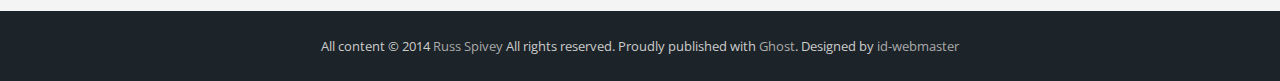
<file: why-not-start-up/index.html>
<!DOCTYPE html>
<html>
<head>
    
    <meta charset="utf-8" />
    <meta http-equiv="X-UA-Compatible" content="IE=edge,chrome=1" />

    
    <title>Why not start-up?</title>
    <meta name="description" content="" />

    <meta name="HandheldFriendly" content="True" />
    <meta name="MobileOptimized" content="320" />
    <meta name="viewport" content="width=device-width, initial-scale=1.0" />

    
    <link rel="stylesheet" type="text/css" href="../assets/bootstrap/css/bootstrap.min.css?v=5d69645eb9" />
    <link rel="stylesheet" type="text/css" href="../assets/fontawesome/css/font-awesome.min.css?v=5d69645eb9" />
    <link rel="stylesheet" type="text/css" href="../assets/css/style.css?v=5d69645eb9" />
    <link rel="stylesheet" type="text/css" href="../assets/css/post.css?v=5d69645eb9" />

    <!--[if lt IE 9]>
        <script src="/assets/js/html5shiv.js?v=5d69645eb9"></script>
        <script src="/assets/js/respond.min.js?v=5d69645eb9"></script>
    <![endif]-->

    <link href="http://fonts.googleapis.com/css?family=Open+Sans:400,600,700" rel="stylesheet" type="text/css">
    <link href="http://fonts.googleapis.com/css?family=Roboto:300" rel="stylesheet" type="text/css">

    
    <meta name="generator" content="Ghost 0.4" />
<link rel="alternate" type="application/rss+xml" title="Code and comments" href="../rss/index.html">
<link rel="canonical" href="http://russplaysguitar.github.io/why-not-start-up/" />
</head>

<body class="post-template">
    
<div id="flatina-header-wrapper"  class="parallax" style="background-image:url('../content/images/2014/Feb/IMG_0174-1.jpg');" data-velocity=".8" >
    <div class="container">
        <div class="row">
            <div class="col-md-12">
                
                    <div id="flatina-logo">
                        <div class="flatina-cover-figure">
                            <div class="flatina-cover-img" style="background-image:url('../content/images/2014/Feb/madmen_icon.jpg')">
                                <span class="hidden">Code and comments</span>
                            </div>
                        </div>
                    </div>
                

                <div id="flatina-site-title"><h1><a href="http://russplaysguitar.github.io">Code and comments</a></h1></div>
                <div id="flatina-site-description">An attempt to document what I&#x27;m working on</div>
                <div id="flatina-social-header">
                    <div class="flatina-social-media">
                        <a href="https://github.com/russplaysguitar"><i class="fa fa-github"></i></a>
<a href="https://twitter.com/its_russ"><i class="fa fa-twitter"></i></a>
<a href="https://plus.google.com/102416926457933707264/"><i class="fa fa-google-plus"></i></a>
                        <a href="http://russplaysguitar.github.io/rss/"><i class="fa fa-rss"></i></a>
                    </div>
                </div>
            </div>
        </div>
    </div>
</div>

    <div id="flatina-static-page-wrapper">
    <div class="container">
        <div class="row">
            <div class="col-md-12">
                <div id="flatina-static-page-menu">
                    <ul id="nav">
                        <li class="selected"><a href="http://russplaysguitar.github.io">Home</a></li>
                        <li><a href="../about-me/index.html">About Me</a></li>
                        <li><a href="../contact-me/index.html">Contact</a></li>
                    </ul>
                </div>
            </div>
        </div>
    </div>
</div>

    
    


<div id="flatina-index-wrapper" class="flatina-detail">
    <div class="container" role="main">
        <div class="flatina-post">
            
                <div class="row post" itemscope itemtype="http://schema.org/Article">
                    <div class="col-md-12">
                        <div class="flatina-post-row">
                            <div class="flatina-post-title"><h2 itemprop="headline">Why not start-up?</h2></div>

                            <div class="flatina-post-body" itemprop="articleBody">
                                <p>I'm not an expert at start-ups, but I do have a few failures under my belt, and there was one common issue that each of them had to address: how to divide equity. Guess what? It's not that easy. </p>

<p>For some groups, disagreement on equity can even stop work or kill the project entirely-- which is insane given that the intent of start-up equity is to <em>enable</em> contributions, not prevent them. </p>

<h4 id="trustingpeopleishard">Trusting people is hard</h4>

<p>We've all been burnt in one way or another by trusting the wrong person at the wrong time, so it's understandable that we have a difficult time trusting eachother when working together to build something new that is potentially very valuable. </p>

<p>It's interesting how different this atmosphere of subtle mistrust is from the atmosphere of the open source world, which on the whole manages to crowd-source a vast amount of work for literally nothing. </p>

<p>In the open-source world, trust is essentially quantifiable. It's easy to review anyone's GitHub profile and see what they do well and pull-requests provide a publicly available code review. In the start-up world, the intentions of participants are not peer-reviewed prior to enacting them, and their complete history is not publicly available. </p>

<p>This lack of transparency is holding us back. </p>

<h4 id="sohowdowefixit">So how do we fix it?</h4>

<p>I think we need a system that tracks and rewards start-up contributions in a similar way that GitHub tracks and rewards open-source contributions. Going one step further, I think there needs to be a system that enables anyone to contribute to a start-up, in the same way that anyone can contribute to an open-source project. Can you imagine the amount of work that could get done if only we could all just trust eachother? </p>

<h4 id="thisiswhatmyteamisworkingon">This is what my team is working on</h4>

<p>And we could use some help. If you want to get involved, <a href="http://twitter.com/its_russ">send me a message</a> on Twitter. </p>
                            </div>
                            
                            <div class="flatina-post-info">
                                <div class="left">
                                    <ul>
                                        <li>
                                            <a class="share-facebook" title="Share to Facebook" href="https://www.facebook.com/sharer/sharer.php?u=http://russplaysguitar.github.io/why-not-start-up/" onclick="window.open(this.href, 'facebook-share','width=580,height=296');return false;" data-original-title="Share to Facebook">
                                                <i class="fa fa-facebook"></i>
                                            </a>
                                        </li>
                                        <li>
                                            <a class="share-twitter" title="Share to Twitter" href="http://twitter.com/share?text=Why not start-up?&url=http://russplaysguitar.github.io/why-not-start-up/" onclick="window.open(this.href, 'twitter-share', 'width=550,height=235');return false;" data-original-title="Share to Twitter">
                                                <i class="fa fa-twitter"></i>
                                            </a>
                                        </li>
                                        <li>
                                            <a class="share-google-plus" title="Share to Google Plus" href="https://plus.google.com/share?url=http://russplaysguitar.github.io/why-not-start-up/" onclick="window.open(this.href, 'google-plus-share', 'width=490,height=530');return false;" data-original-title="Share to Google Plus">
                                                <i class="fa fa-google-plus"></i>
                                            </a>
                                        </li>
                                        <li><div class="flatina-post-tag"><time datetime="2014-02-21" itemprop="datePublished"><i class="fa fa-clock-o"></i> Friday, February 21, 2014</time> <span class="flatina-hide"></span></div></li>
                                    </ul>
                                </div>
                                <div class="clearfix"></div>
                            </div>
                            
                            
                                <div class="flatina-post-author" style="background-image:url('../content/images/2014/Feb/IMG_0772-2.jpg');" itemscope itemtype="http://schema.org/Person">
                                    
                                        <div class="left flatina-author-img">
                                            <div class="flatina-cover-figure">
                                                <div class="flatina-cover-img" style="background-image:url('../content/images/2014/Feb/98900002-3.jpg');">
                                                    <span class="hidden">Russ Spivey</span>
                                                </div>
                                            </div>
                                        </div>
                                    

                                    <div class="left flatina-author-left">
                                        <div class="flatina-author-bio">
                                            <h3 itemprop="name">Russ Spivey</h3>
                                            <div class="flatina-author-bio-info">
                                                <ul>
                                                    <li><i class="fa fa-globe"></i> <a href="http://github.com/russplaysguitar" itemprop="url">http://github.com/russplaysguitar</a></li>
                                                    <li itemprop="address" itemscope itemtype="http://schema.org/PostalAddress"><i class="fa fa-map-marker"></i> <span itemprop="streetAddress">Chico, California</span></li>
                                                </ul>
                                                <div class="clearfix"></div>
                                            </div>

                                            
                                        </div>
                                    </div>
                                    <div class="clearfix"></div>
                                </div>
                            
                            
                            <div class="flatina-disqus">
				<div id="disqus_thread"></div>
                                <script type="text/javascript">
    /* * * CONFIGURATION VARIABLES: EDIT BEFORE PASTING INTO YOUR WEBPAGE * * */
    var disqus_shortname = 'selfdocumentation'; // required: replace example with your forum shortname

    /* * * DON'T EDIT BELOW THIS LINE * * */
    (function() {
        var dsq = document.createElement('script'); dsq.type = 'text/javascript'; dsq.async = true;
        dsq.src = '//' + disqus_shortname + '.disqus.com/embed.js';
        (document.getElementsByTagName('head')[0] || document.getElementsByTagName('body')[0]).appendChild(dsq);
    })();
</script>
                            </div>
                        </div>
                    </div>
                </div>
            
        </div>
    </div>
</div>

    <div id="flatina-footer-wrapper">
    <div class="container">
        <div class="row">
            <div class="col-md-12">
                All content &copy; 2014 <a href="http://russplaysguitar.github.io">Russ Spivey</a> All rights reserved. 
                Proudly published with <a href="http://ghost.org">Ghost</a>. Designed by <a href="http://id-webmaster.net">id-webmaster</a>
            </div>
        </div>
    </div>
</div>

    
    <script src="../shared/vendor/jquery/jquery.js?v=5d69645eb9"></script>

    
    <script type="text/javascript" src="../assets/bootstrap/js/bootstrap.min.js?v=5d69645eb9"></script>
    <script type="text/javascript" src="../assets/js/fitvids.js?v=5d69645eb9"></script>
    <script type="text/javascript" src="../assets/js/jquery.scrolly.js?v=5d69645eb9"></script>
    <script type="text/javascript" src="../assets/js/jquery.infinitescroll.min.js?v=5d69645eb9"></script>
    <script type="text/javascript" src="../assets/js/jquery.infinitescroll-behavior-manual-trigger.js?v=5d69645eb9"></script>
    <script type="text/javascript" src="../assets/js/tinynav.min.js?v=5d69645eb9"></script>
    <script type="text/javascript" src="../assets/js/index.js?v=5d69645eb9"></script>
</body>
</html>
</file>
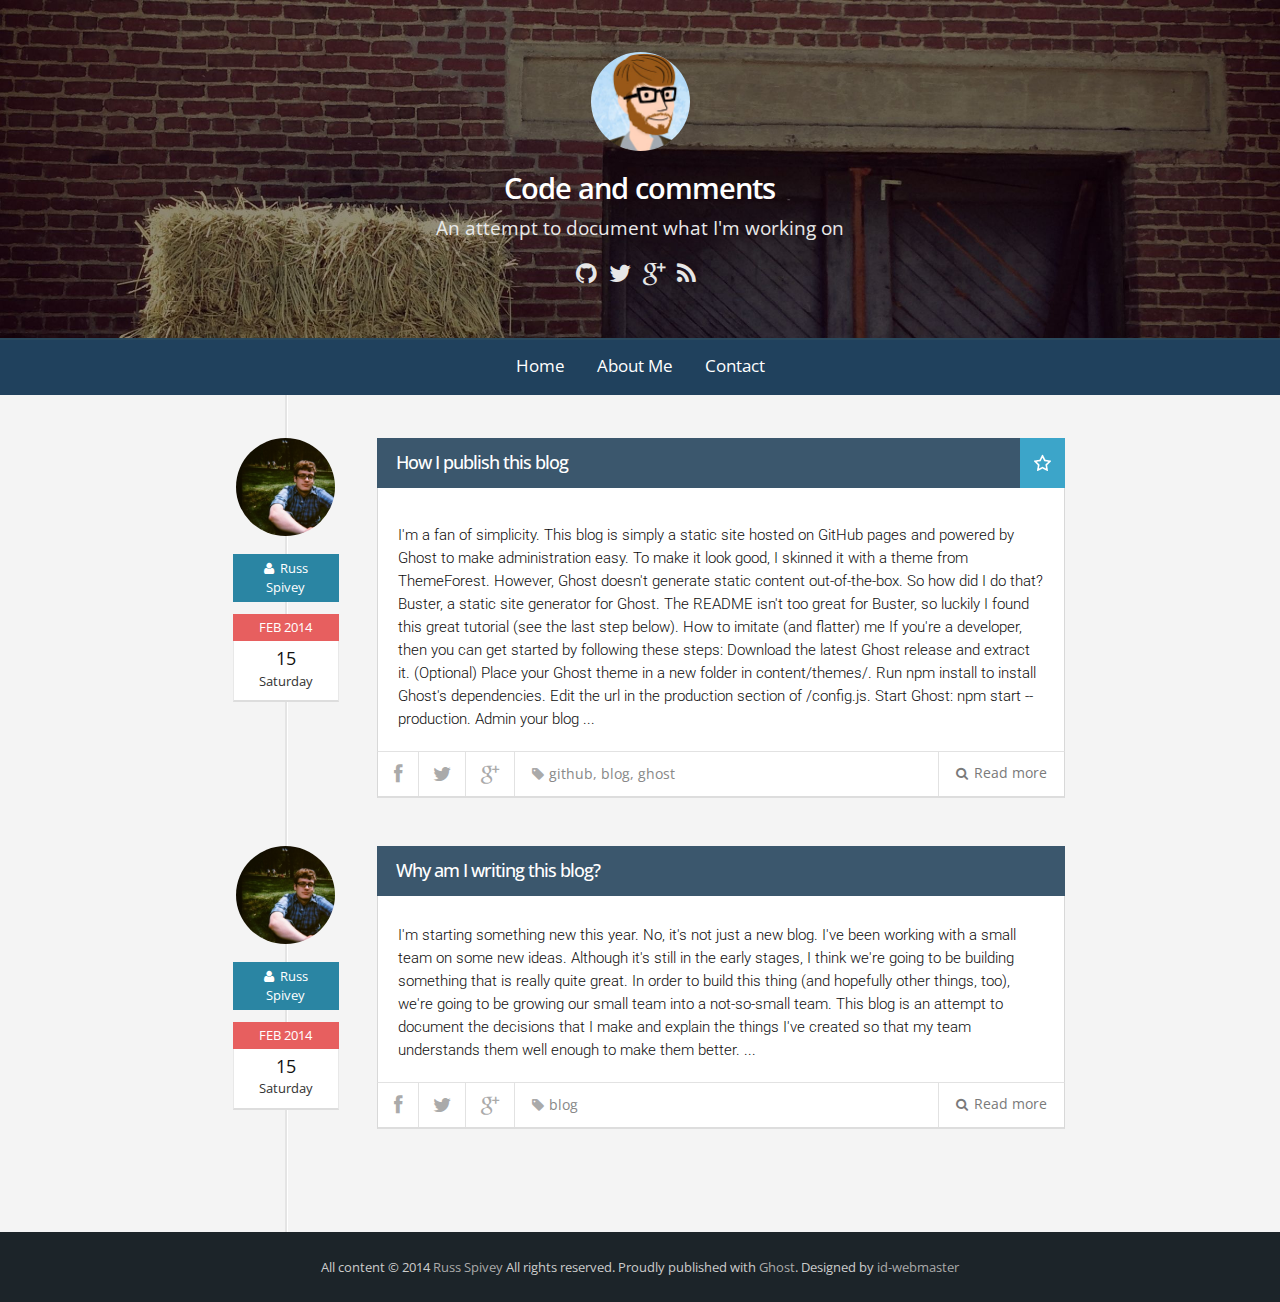
<file: page/2/index.html>
<!DOCTYPE html>
<html>
<head>
    
    <meta charset="utf-8" />
    <meta http-equiv="X-UA-Compatible" content="IE=edge,chrome=1" />

    
    <title>Code and comments</title>
    <meta name="description" content="An attempt to document what I'm working on" />

    <meta name="HandheldFriendly" content="True" />
    <meta name="MobileOptimized" content="320" />
    <meta name="viewport" content="width=device-width, initial-scale=1.0" />

    
    <link rel="stylesheet" type="text/css" href="../../assets/bootstrap/css/bootstrap.min.css?v=7c6eb1fa59" />
    <link rel="stylesheet" type="text/css" href="../../assets/fontawesome/css/font-awesome.min.css?v=7c6eb1fa59" />
    <link rel="stylesheet" type="text/css" href="../../assets/css/style.css?v=7c6eb1fa59" />
    <link rel="stylesheet" type="text/css" href="../../assets/css/post.css?v=7c6eb1fa59" />

    <!--[if lt IE 9]>
        <script src="/assets/js/html5shiv.js?v=7c6eb1fa59"></script>
        <script src="/assets/js/respond.min.js?v=7c6eb1fa59"></script>
    <![endif]-->

    <link href="http://fonts.googleapis.com/css?family=Open+Sans:400,600,700" rel="stylesheet" type="text/css">
    <link href="http://fonts.googleapis.com/css?family=Roboto:300" rel="stylesheet" type="text/css">

    
    <meta name="generator" content="Ghost 0.4" />
<link rel="alternate" type="application/rss+xml" title="Code and comments" href="../../rss/index.html">
<link rel="canonical" href="http://russplaysguitar.github.io/page/2/" />
</head>

<body class="archive-template">
    
<div id="flatina-header-wrapper"  class="parallax" style="background-image:url('../../content/images/2014/Feb/IMG_0174-1.jpg');" data-velocity=".8" >
    <div class="container">
        <div class="row">
            <div class="col-md-12">
                
                    <div id="flatina-logo">
                        <div class="flatina-cover-figure">
                            <div class="flatina-cover-img" style="background-image:url('../../content/images/2014/Feb/madmen_icon.jpg')">
                                <span class="hidden">Code and comments</span>
                            </div>
                        </div>
                    </div>
                

                <div id="flatina-site-title"><h1><a href="http://russplaysguitar.github.io">Code and comments</a></h1></div>
                <div id="flatina-site-description">An attempt to document what I&#x27;m working on</div>
                <div id="flatina-social-header">
                    <div class="flatina-social-media">
                        <a href="https://github.com/russplaysguitar"><i class="fa fa-github"></i></a>
<a href="https://twitter.com/its_russ"><i class="fa fa-twitter"></i></a>
<a href="https://plus.google.com/102416926457933707264/"><i class="fa fa-google-plus"></i></a>
                        <a href="http://russplaysguitar.github.io/rss/"><i class="fa fa-rss"></i></a>
                    </div>
                </div>
            </div>
        </div>
    </div>
</div>

    <div id="flatina-static-page-wrapper">
    <div class="container">
        <div class="row">
            <div class="col-md-12">
                <div id="flatina-static-page-menu">
                    <ul id="nav">
                        <li class="selected"><a href="http://russplaysguitar.github.io">Home</a></li>
                        <li><a href="../../about-me/index.html">About Me</a></li>
                        <li><a href="../../contact-me/index.html">Contact</a></li>
                    </ul>
                </div>
            </div>
        </div>
    </div>
</div>

    
    


<div id="flatina-index-wrapper">
    <div class="container" role="main">
        <div class="flatina-post">

            
                <div class="row post tag-github tag-blog tag-ghost-post featured" itemscope itemtype="http://schema.org/Article">
                    <div class="col-md-2">
                        
                            <div class="flatina-author-img">
                                <div class="flatina-cover-figure">
                                    <div class="flatina-cover-img" style="background-image:url('../../content/images/2014/Feb/98900002-3.jpg')">
                                        <span class="hidden">Russ Spivey</span>
                                    </div>
                                </div>
                            </div>
                        

                        <div class="flatina-author-name" itemprop="author"><i class="fa fa-user"></i> Russ Spivey</div>
                        <div class="flatina-post-date">
                            <time datetime="2014-02-15" itemprop="datePublished">
                                <div class="flatina-post-date-1">Feb 2014</div>
                                <div class="flatina-post-date-2">
                                    <div class="flatina-post-date-2-d">15</div>
                                    <div class="flatina-post-date-2-f">Saturday</div>
                                </div>
                            </time>
                        </div>
                    </div>

                    <div class="col-md-10">
                        <div class="flatina-post-row">
                            <div class="flatina-post-title"><h2 itemprop="headline"><a href="../../how-i-publish-this-blog/index.html">How I publish this blog</a></h2></div>

                            <div class="flatina-post-excerpt">
                                <h5 id="imafanofsimplicity"></h5>

                                <div class="flatina-excerpt" itemprop="articleBody">
                                    I'm a fan of simplicity. This blog is simply a static site hosted on GitHub pages and powered by Ghost to make administration easy. To make it look good, I skinned it with a theme from ThemeForest.  However, Ghost doesn't generate static content out-of-the-box. So how did I do that? Buster, a static site generator for Ghost. The README isn't too great for Buster, so luckily I found this great tutorial (see the last step below). How to imitate (and flatter) me If you're a developer, then you can get started by following these steps: Download the latest Ghost release and extract it.   (Optional) Place your Ghost theme in a new folder in content/themes/.   Run npm install to install Ghost's dependencies.   Edit the url in the production section of /config.js.   Start Ghost: npm start --production.   Admin your blog ...
                                </div>
                            </div>
                            <div class="flatina-post-info">
                                <div class="left">
                                    <ul>
                                        <li>
                                            <a class="share-facebook" title="Share to Facebook" href="https://www.facebook.com/sharer/sharer.php?u=http://russplaysguitar.github.io/how-i-publish-this-blog/" onclick="window.open(this.href, 'facebook-share','width=580,height=296');return false;" data-original-title="Share to Facebook">
                                                <i class="fa fa-facebook"></i>
                                            </a>
                                        </li>
                                        <li>
                                            <a class="share-twitter" title="Share to Twitter" href="http://twitter.com/share?text=How I publish this blog&url=http://russplaysguitar.github.io/how-i-publish-this-blog/" onclick="window.open(this.href, 'twitter-share', 'width=550,height=235');return false;" data-original-title="Share to Twitter">
                                                <i class="fa fa-twitter"></i>
                                            </a>
                                        </li>
                                        <li>
                                            <a class="share-google-plus" title="Share to Google Plus" href="https://plus.google.com/share?url=http://russplaysguitar.github.io/how-i-publish-this-blog/" onclick="window.open(this.href, 'google-plus-share', 'width=490,height=530');return false;" data-original-title="Share to Google Plus">
                                                <i class="fa fa-google-plus"></i>
                                            </a>
                                        </li>
                                        <li><div class="flatina-post-tag"><span class="flatina-hide"><i class="fa fa-tag"></i> github, blog, ghost </span></div></li>
                                    </ul>
                                </div>
                                <div class="right">
                                    <a href="../../how-i-publish-this-blog/index.html"><i class="fa fa-search"></i> Read more</a>
                                </div>
                                <div class="clearfix"></div>
                            </div>
                        </div>
                    </div>
                </div>
            
                <div class="row post tag-blog" itemscope itemtype="http://schema.org/Article">
                    <div class="col-md-2">
                        
                            <div class="flatina-author-img">
                                <div class="flatina-cover-figure">
                                    <div class="flatina-cover-img" style="background-image:url('../../content/images/2014/Feb/98900002-3.jpg')">
                                        <span class="hidden">Russ Spivey</span>
                                    </div>
                                </div>
                            </div>
                        

                        <div class="flatina-author-name" itemprop="author"><i class="fa fa-user"></i> Russ Spivey</div>
                        <div class="flatina-post-date">
                            <time datetime="2014-02-15" itemprop="datePublished">
                                <div class="flatina-post-date-1">Feb 2014</div>
                                <div class="flatina-post-date-2">
                                    <div class="flatina-post-date-2-d">15</div>
                                    <div class="flatina-post-date-2-f">Saturday</div>
                                </div>
                            </time>
                        </div>
                    </div>

                    <div class="col-md-10">
                        <div class="flatina-post-row">
                            <div class="flatina-post-title"><h2 itemprop="headline"><a href="../../why-am-i-writing-this-blog/index.html">Why am I writing this blog?</a></h2></div>

                            <div class="flatina-post-excerpt">
                                <p></p>

                                <div class="flatina-excerpt" itemprop="articleBody">
                                    I'm starting something new this year. No, it's not just a new blog. I've been working with a small team on some new ideas. Although it's still in the early stages, I think we're going to be building something that is really quite great. In order to build this thing (and hopefully other things, too), we're going to be growing our small team into a not-so-small team. This blog is an attempt to document the decisions that I make and explain the things I've created so that my team understands them well enough to make them better. ...
                                </div>
                            </div>
                            <div class="flatina-post-info">
                                <div class="left">
                                    <ul>
                                        <li>
                                            <a class="share-facebook" title="Share to Facebook" href="https://www.facebook.com/sharer/sharer.php?u=http://russplaysguitar.github.io/why-am-i-writing-this-blog/" onclick="window.open(this.href, 'facebook-share','width=580,height=296');return false;" data-original-title="Share to Facebook">
                                                <i class="fa fa-facebook"></i>
                                            </a>
                                        </li>
                                        <li>
                                            <a class="share-twitter" title="Share to Twitter" href="http://twitter.com/share?text=Why am I writing this blog?&url=http://russplaysguitar.github.io/why-am-i-writing-this-blog/" onclick="window.open(this.href, 'twitter-share', 'width=550,height=235');return false;" data-original-title="Share to Twitter">
                                                <i class="fa fa-twitter"></i>
                                            </a>
                                        </li>
                                        <li>
                                            <a class="share-google-plus" title="Share to Google Plus" href="https://plus.google.com/share?url=http://russplaysguitar.github.io/why-am-i-writing-this-blog/" onclick="window.open(this.href, 'google-plus-share', 'width=490,height=530');return false;" data-original-title="Share to Google Plus">
                                                <i class="fa fa-google-plus"></i>
                                            </a>
                                        </li>
                                        <li><div class="flatina-post-tag"><span class="flatina-hide"><i class="fa fa-tag"></i> blog </span></div></li>
                                    </ul>
                                </div>
                                <div class="right">
                                    <a href="../../why-am-i-writing-this-blog/index.html"><i class="fa fa-search"></i> Read more</a>
                                </div>
                                <div class="clearfix"></div>
                            </div>
                        </div>
                    </div>
                </div>
            

        </div>

        
            <div id="flatina-pagination">
                <div class="row">
                    <div class="col-md-2">&nbsp;</div>
                    <div class="col-md-10">
                        <nav class="pagination" role="navigation">
    
        <a class="newer-posts" href="../../index.html">&larr; Newer Posts</a>
    
    <span class="page-number">Page 2 of 2</span>
    
</nav>
                    </div>
                </div>
            </div>
        
    </div>
</div>

    <div id="flatina-footer-wrapper">
    <div class="container">
        <div class="row">
            <div class="col-md-12">
                All content &copy; 2014 <a href="http://russplaysguitar.github.io">Russ Spivey</a> All rights reserved. 
                Proudly published with <a href="http://ghost.org">Ghost</a>. Designed by <a href="http://id-webmaster.net">id-webmaster</a>
            </div>
        </div>
    </div>
</div>

    
    <script src="../../shared/vendor/jquery/jquery.js?v=7c6eb1fa59"></script>

    
    <script type="text/javascript" src="../../assets/bootstrap/js/bootstrap.min.js?v=7c6eb1fa59"></script>
    <script type="text/javascript" src="../../assets/js/fitvids.js?v=7c6eb1fa59"></script>
    <script type="text/javascript" src="../../assets/js/jquery.scrolly.js?v=7c6eb1fa59"></script>
    <script type="text/javascript" src="../../assets/js/jquery.infinitescroll.min.js?v=7c6eb1fa59"></script>
    <script type="text/javascript" src="../../assets/js/jquery.infinitescroll-behavior-manual-trigger.js?v=7c6eb1fa59"></script>
    <script type="text/javascript" src="../../assets/js/tinynav.min.js?v=7c6eb1fa59"></script>
    <script type="text/javascript" src="../../assets/js/index.js?v=7c6eb1fa59"></script>
</body>
</html>
</file>
<file: assets/css/style.css>
/* ==========================================================================
   Table of Contents
   ========================================================================== */

/*
    1.  General
    2.  Theme CSS
    3.  Media Queries
 */
 
/* ==========================================================================
   1. General - Setting up some base styles
   ========================================================================== */
body {
    font-family: 'Open Sans', sans-serif;
    color: #3A4145;
    background: #f4f4f4;
    font-size:14px;
    text-rendering: optimizeLegibility;
    -webkit-font-smoothing: antialiased;
}

::-moz-selection {
    color: #222;
    background: #D6EDFF;
    text-shadow: none;
}

::selection {
    color: #222;
    background: #D6EDFF;
    text-shadow: none;
}

h1, h2, h3,
h4, h5, h6 {
    font-family: 'Open Sans', sans-serif;
    text-rendering: optimizeLegibility;
    letter-spacing: -1px;
    text-indent: -2px;
    line-height: 1;
    margin-top: 0;
    margin: 1.2em 0 6px 0;
}

h1 {
    font-size: 1.5em;
}

h2 {
    font-size: 1.4em;
}

h3 {
    font-size: 1.3em;
}

h4 {
    font-size: 1.2em;
}

h5 {
    font-size: 1.1em;
}

h6 {
    font-size: 1em;
}

a {
    transition: color ease 0.3s;
}

a:hover {
    text-decoration:none;
}

h1 a, h2 a, h3 a,
h4 a, h5 a, h6 a {
    color: #50585D;
}


ul, ol {
    margin: 1em 0;
}

ol ol, ul ul,
ul ol, ol ul {
    margin: 0.4em 0;
}

hr {
    display: block;
    height: 1px;
    border: 0;
    border-top: 1px solid #efefef;
    margin: 1.2em 0;
    padding: 0;
    color: #ccc;
}

blockquote {
    -moz-box-sizing: border-box;
    box-sizing: border-box;
    margin: 1.6em 0;
    padding: 0.9em 0.9em 1.1em 1.3em;
    border-left: #69C49C 0.4em solid;
    background: #f9f9f9;
}

blockquote p {
    margin: 0.8em 0;
    font-style: italic;
    font-size: 15px;
    line-height: 1.5em;
    color: #000;
}

blockquote small {
    display: inline-block;
    margin: 0 0 0 0.5em;
    font-size: 1em;
    color: #505050;
}

blockquote small:before { content: '\2014 \00A0'; }

blockquote cite {
    font-weight: bold;
}

blockquote cite a { font-weight: normal; }


dl {
    margin: 1.6em 0;
}

dl dt {
    float: left;
    width: 180px;
    overflow: hidden;
    clear: left;
    text-align: right;
    text-overflow: ellipsis;
    white-space: nowrap;
    font-weight: bold;
    margin-bottom: 1em
}

dl dd {
    margin-left: 200px;
    margin-bottom: 1em
}

mark {
    background-color: #ffc336;
}

code, tt {
    padding: 1px 3px;
    font-family: Inconsolata, monospace, sans-serif;
    font-size: 0.85em;
    white-space: pre;
    border: 1px solid #E3EDF3;
    background: #F7FAFB;
    border-radius: 2px;
}

pre {
    -moz-box-sizing: border-box;
    box-sizing: border-box;
    margin: 1.8em 0;
    border: 1px solid #E3EDF3;
    width: 100%;
    padding: 10px;
    font-family: Inconsolata, monospace, sans-serif;
    font-size: 0.9em;
    white-space: pre;
    overflow: auto;
    background: #F7FAFB;
    border-radius: 3px;
}

pre code, tt {
    font-size: inherit;
    white-space: -moz-pre-wrap;
    white-space: pre-wrap;
    background: transparent;
    border: none;
    padding: 0;
}

kbd {
    display: inline-block;
    margin-bottom: 0.4em;
    padding: 1px 8px;
    border: #ccc 1px solid;
    color: #666;
    text-shadow: #fff 0 1px 0;
    font-size: 0.9em;
    font-weight: bold;
    background: #f4f4f4;
    border-radius: 4px;
    box-shadow: 
        0 1px 0 rgba(0, 0, 0, 0.2), 
        0 1px 0 0 #fff inset;
}

.left{
    float:left;
}

.right{
    float:right;
}


/* ==========================================================================
   2. Theme CSS - Private CSS
   ========================================================================== */
[id*='-wrapper'] .container{
    width:850px;
    margin:0 auto;
}

/* === FLATINA HEADER === */
#flatina-header-wrapper{
    text-align:center;
    background:#1B2730;
    background-position:50% 0px;
    background-repeat:initial;
    background-size:cover;
}

#flatina-header-wrapper .col-md-12{
    padding:48px 0px;
}

#flatina-logo{
    margin-bottom:23px;
    margin-top: 4px;
}

.flatina-cover-figure{
    margin:0 auto;
    display: table;
    position: relative;
    text-align: center;
    border-radius: 100%;
    overflow: hidden;
    z-index: 2;
}

.flatina-cover-img{
    display: block;
    width: 99px;
    height: 99px;
    background-size: cover;
    background-position: center center;
}

#flatina-site-title{
    font-size:19px;
}

#flatina-site-title h1,
#flatina-site-title h1 a{
    color:#fff;
    margin:6px 0px;
    font-weight: 600;
}

#flatina-site-title h1 a:hover{
    color:#999;
}

#flatina-site-description{
    color:#e9e9e9;
    font-size:19px;
    margin-top:12px;
}

#flatina-social-header{
    margin-top:14px;
}

.flatina-social-media a{
    color: #E7E7E7;
    margin-right: 8px;
    font-size: 24px;
}

.flatina-social-media a:hover{
    color: #999;
}
/* === FLATINA HEADER === */


/* === FLATINA INDEX === */
#flatina-index-wrapper .container{
    background:url('../img/flatina-vertical-bg.png') repeat-y;
    padding-top:43px;
    padding-bottom:35px;
}

#flatina-index-wrapper .col-md-2{
    padding-left:0;
    padding-right:0;
    text-align:center;
}

#flatina-index-wrapper .col-md-10{
    padding-right:0;
    padding-left:20px;
}

.flatina-post .row{
    margin-bottom:48px;
}

.flatina-post .flatina-cover-img{
    display: block;
    width: 99px;
    height: 96px;
    background-size: cover;
    background-position: center center;
}

.flatina-post .flatina-author-img{
    margin-bottom:18px;
}

.flatina-author-name{
    background: #2a85a3;
    padding: 5px 10px 6px;
    color: #fff;
    text-align: center;
    font-size: 13px;
    margin:0px 18px 12px;
}

.flatina-author-name i{
    margin-right:3px;
}

.flatina-post-date{
    margin:0px 18px 11px;
    text-align: center;
}

.flatina-post-date-1{
    padding:4px 10px 4px;
    background:#e75f5f;
    color:#fff;
    text-transform:uppercase;
    font-size:13px;
}

.flatina-post-date-2{
    background:#fff;
    color:#333;
    padding: 5px 10px 10px;
    border-left:1px solid #e8e8e8;
    border-right:1px solid #e8e8e8;
    border-bottom:2px solid #ddd;
}

.flatina-post-date-2-d{
    font-size:18px;
    color:#111;
}

.flatina-post-date-2-f{
    font-size:13px;
}
/* === FLATINA INDEX === */


/* === FLATINA PAGINATION === */
#flatina-pagination .row{
    margin-bottom:0px;
    text-align:center;
}

#flatina-pagination .pagination{
    margin:0 0 15px;
}

.page-number,
.newer-posts{
    display:none;
}

.older-posts{
    display: block;
    margin-right: 31px;
    background: #fff;
    padding: 10px 25px;
    color: #333;
    border-left: 1px solid #d8d8d8;
    border-right: 1px solid #d8d8d8;
    border-bottom: 2px solid #ddd;
    border-top: 1px solid #e3e3e3;
}

.older-posts:hover{
    background: #01a2d1;
    color: #FFF;
    border-left: 1px solid #01a2d1;
    border-right: 1px solid #01a2d1;
    border-bottom: 2px solid #269DC0;
    border-top: 1px solid #01a2d1;
}

#infscr-loading{
    text-align: center;
    width: 834px;
    padding-left: 122px;
    color:#CF0E0E;
    margin-bottom:20px;
    line-height: 23px;
}
/* === FLATINA PAGINATION === */


/* === FLATINA FOOTER === */
#flatina-footer-wrapper{
    background:#1c2429;
    color:#ccc;
    font-size:13px;
    padding:24px 0px;
}

#flatina-footer-wrapper .col-md-12{
    padding-left:0;
    padding-right:0;
    text-align:center;
    line-height: 22px;
}

#flatina-footer-wrapper  a{
    color:#aaa;
}

#flatina-footer-wrapper a:hover{
    color:#fff;
}

/* === FLATINA FOOTER === */


/* === FLATINA DETAIL === */
#flatina-index-wrapper.flatina-detail .container{
    background:none;
}
/* === FLATINA DETAIL === */


/* === FLATINA STATIC PAGE === */
#flatina-static-page-wrapper {
    background: #20415D;
    border-top: 2px solid #2A495D;
}

#flatina-static-page-menu ul {
    list-style: none;
    margin: 0;
    padding: 0;
    text-align: center;
}

#flatina-static-page-menu ul li{
    display: inline-block;
    padding: 14px 14px 17px;
    transition: ease 0.3s;
    font-size: 17px;
}

#flatina-static-page-menu ul li:hover a{
    color: #7D9AB2;
}

#flatina-static-page-menu ul li a {
    color: #fff;
}

.tinynav { display: none }
/* === FLATINA STATIC PAGE === */


/* ==========================================================================
   3. Media Queries
   ========================================================================== */
@media only screen and (max-width: 990px) {   
    [id*='-wrapper'] .container{
        width:auto;
        margin:auto;
    }
    
    [class*='-md-']{
        padding-left:20px !important;
        padding-right:20px !important;
    }
    
    #flatina-index-wrapper .container{
        background:none;
        padding-top: 22px;
        padding-bottom: 22px;
    }
    
    #flatina-index-wrapper .col-md-2{
        display:none;
    }
    
    #flatina-index-wrapper .col-md-10{
        padding-right:0;
        padding-left:0px;
    }
    
    .flatina-post .row{
        margin-bottom:31px;
    }
    
    .flatina-hide{
        display:none;
    }
    
    .older-posts{
        margin-right: 0px !important;
    }
    
    #infscr-loading{
        width: auto !important;
        padding-left: 0 !important;
        padding-left:20px !important;
        padding-right:20px !important;
    }
}

@media only screen and (max-width: 768px) {
    .flatina-author-left {
        width:100% !important;
    }
    
    .flatina-post-author .flatina-author-img {
        margin-bottom: 20px !important;
    }
    
    .flatina-author-bio-info {
        margin-top:16px !important;
        margin-bottom:7px !important;
    }
    
    .flatina-author-bio-info ul li {
        float:none !important;
        margin-bottom: 5px;
    }
    
    .flatina-author-bio-info .fa-map-marker,
    .flatina-author-bio-info .fa-envelope{
        margin-left:0 !important;
    }
}

@media only screen and (max-width: 600px){
    .tinynav { display: block }
    #nav { display: none }
    
    #flatina-static-page-menu select {
        margin: 15px auto;
        width: 100%;
        padding: 6px;
        border: 0px;
    }
}

@media only screen and (max-width: 475px) {
    .flatina-post-tag {
        display:none;
    }   
    
    .flatina-post-info .right a {
        border-left:0 !important;
    }
    
    .flatina-post-info .right a:hover{
        background:none !important;
        color:#13779E !important;
    }
    
    .flatina-social-media a{
        margin-right: 7px;
    }
    
    .flatina-post-excerpt iframe {
        width:100% !important;
        height:auto !important;
        max-width:100% !important;
    }
}

@media only screen and (max-width: 320px) {
    [class*='-md-']{
        padding-left:10px !important;
        padding-right:10px !important;
    }
    
    #flatina-index-wrapper .container{
        padding-top: 14px !important;
        padding-bottom: 14px !important;
    }
    
    .flatina-post-info .left {
        width:100% !important;
        border-bottom:1px solid #e2e2e2;
    }
    
    .flatina-post-info .right a{
        position:relative !important;
    }
    
    .flatina-disqus {
        margin-top: 20px !important;
    }
    
    .flatina-post .row {
        margin-bottom: 20px !important;
    }

}
</file>
<file: assets/css/post.css>
/* === FLATINA POST === */
.flatina-post-title{
    background:#3b576d;
    padding: 11px 45px 13px 21px;
    position: relative;
}

#flatina-index-wrapper.flatina-detail .flatina-post-title{
    padding: 12px 21px 16px;
}

.flatina-post-title h2{
    margin:0;
    font-size:1.3em;
    line-height:26px;
    font-family:'Open Sans', sans-serif;
    color:#fff;
}

#flatina-index-wrapper.flatina-detail .flatina-post-title h2{
    font-size:1.4em;
    line-height:28px;
}

.flatina-post-title h2 a{
    color:#fff;
}

.flatina-post-title h2 a:hover{
    color:#ccc;
}


/* === FLATINA EXCERPT === */
.flatina-post-excerpt {
    line-height: 23px;
    font-size: 15px;
    font-family: 'Roboto',sans-serif;
    color: #0d0d0d;
    background:#fff;
    font-weight:300;
    padding:16px 20px 20px;
    border-left:1px solid #d8d8d8;
    border-right:1px solid #d8d8d8;
    border-bottom:1px solid #e2e2e2;
}

.flatina-post-excerpt p{
    margin:3px 0px 12px;
}

.flatina-post-excerpt p img{
    width:100%;
}

.flatina-post-excerpt iframe{
    width:100% !important;
    margin:3px 0px 11px;
}
/* === FLATINA EXCERPT === */


/* === FLATINA INFO === */
.flatina-post-info{
    position: relative;
    border-bottom:2px solid #ddd;
    border-left:1px solid #d8d8d8;
    border-right:1px solid #d8d8d8;
    background:#fff;
}

.flatina-post-info .right a {
    display: block;
    color: #7a7a7a;
    position: absolute;
    right: 0;
    height: 100%;
    padding: 11px 17px;
    font-size: 14px;
    transition: ease 0.3s;
    border-left: 1px solid #e2e2e2;
}

.flatina-post-info .right a:hover{
    background: #01a2d1;
    color: #fff;
}

.flatina-post-info .right a i{
    margin-right:2px;
    font-size:13px;
}

.flatina-post-info .left{
    width: 85%;
}

.flatina-post-info ul{
    margin: 0;
    padding: 0;
    list-style: none;
}

.flatina-post-info ul li{
    float: left;
    color:#888;
}

.flatina-post-info ul li a{
    display: block;
    color: #aaa;
    font-size: 1.4em;
    border-right: 1px solid #e2e2e2;
    text-align:center;
}

.flatina-post-info ul li a.share-facebook{
    padding: 8px 16px 8px 16px;
}

.flatina-post-info ul li a:hover{
    color:#fff;
}

a.share-facebook:hover {
    background: #0781d7;
    border-right-color: #0781d7;
}

a.share-twitter:hover {
    background: #0bb6db;
    border-right-color: #0bb6db;
}

a.share-google-plus:hover {
    background: #f75f5f;
    border-right-color: #f75f5f;
}

.flatina-post-info ul li a.share-twitter{
    padding: 8px 14px 8px 14px;
}
.flatina-post-info ul li a.share-google-plus{
    padding: 8px 15px 8px 15px;
}

.flatina-post-tag{
    padding: 12px 17px 11px;
}

.flatina-post-tag i{
    margin-right:3px;
    color: #aaa;
}

.flatina-post-tag .fa-tag{
    margin-right:1px;
}

.flatina-post-tag .glyphicon-comment{
    font-size: 13px;
}

.flatina-comment{
    padding: 0 !important;
    font-size: 14px !important;
    display: inline !important;
    border-right: 0 !important;
    color:#888 !important;
}

.flatina-comment:hover{
    color:#269abc !important;
}
/* === FLATINA INFO === */


/* === FLATINA BODY === */
.flatina-post-body {
    line-height: 25px;
    font-size: 16px;
    font-family: 'Roboto',sans-serif;
    color: #000;
    background:#fff;
    font-weight:300;
    padding:22px;
    border-left:1px solid #d8d8d8;
    border-right:1px solid #d8d8d8;
}

.flatina-post-body p{
    margin:0 0 15px;
}

.flatina-post-body p img{
    width:100%;
}

.flatina-post-body iframe{
    width:100% !important;
    margin-bottom:10px;
}

.flatina-post-body h1,
.flatina-post-body h2,
.flatina-post-body h3,
.flatina-post-body h4,
.flatina-post-body h5,
.flatina-post-body h6{
    color:#565656;
    line-height: 1.3em;
    margin:6px 0px 5px;
    text-indent:-1px;
    font-weight:600;
}

.flatina-post-body strong{
    color:#222;
    font-weight:500;
}

.flatina-post-body a{
    color: #00327E;
}

.flatina-post-body a:hover{
    color:#bbb;
}

.flatina-post-body h4{
    color: #333;
}

.flatina-post-body h4{
    color: #484848;
}

.flatina-post-body h5{
    color: #353535;
}

.flatina-post-body h6{
    color: #252525;
}

.flatina-post-body input[type='text'],
.flatina-post-body input[type='password'],
.flatina-post-body select,
.flatina-post-body textarea{
    border: 1px solid #c7c7c7;
    font-size: 14px;
    padding: 5px 12px;
    color:#606060;
}

.flatina-post-body select{
    padding: 5px 8px;
}

#flatina-index-wrapper.flatina-detail .flatina-post-info{
    border-bottom:0;
    border-top:1px solid #e3e3e3;
}

#flatina-index-wrapper.flatina-detail .flatina-post-tag{
    padding:14px 17px 11px;
}

#flatina-index-wrapper.flatina-detail .flatina-post-info ul li a.share-facebook{
    padding: 10px 16px;
}
#flatina-index-wrapper.flatina-detail .flatina-post-info ul li a.share-twitter{
    padding: 10px 14px;
}
#flatina-index-wrapper.flatina-detail .flatina-post-info ul li a.share-google-plus{
    padding: 10px 15px;
}

#flatina-index-wrapper.flatina-detail .flatina-post-tag .fa-tag{
	margin-left:9px;
}
/* === FLATINA POST === */

/* === FLATINA POST AUTHOR */
.flatina-post-author{
    padding: 30px;
    background: #5A8BAC;
    background-size: cover;
    background-repeat:no-repeat;
    border-left:1px solid #d8d8d8;
    border-right:1px solid #d8d8d8;
    color:#fff;
    font-family: 'Roboto',sans-serif;
}

.flatina-post-author .flatina-author-img{
    margin-bottom:0px;
    margin-right:25px;
}

.flatina-author-bio h3 {
    line-height: 0.7em;
    font-size: 1.4em;
    font-weight: 600;
    color: #fff;
    margin-top: 1px;
}

.flatina-author-bio-info{
    margin:15px 0px 12px;
}

.flatina-author-bio-info ul{
    list-style:none;
    margin:0;
    padding:0;
}

.flatina-author-bio-info ul li{
    float:left;
}

.flatina-author-bio-info a{
    color:#fff;
}

.flatina-author-bio-info a:hover{
    color:#ccc;
}

.flatina-author-bio-info i{
    margin-right:4px;
}

.flatina-author-bio-info .fa-map-marker,
.flatina-author-bio-info .fa-envelope{
    margin-left:15px;
}

.flatina-author-bio-info .fa-map-marker{
    font-size:15px;
}

.flatina-author-left{
    width:80%;
}

.flatina-author-description{
    line-height: 23px;
}

.flatina-author-img .flatina-cover-img{
    height:98px;
}
/* === FLATINA POST AUTHOR */

/* === FLATINA DISQUS === */
.flatina-disqus{
    margin-top: 43px;
    background: #fff;
    border-left: 1px solid #d8d8d8;
    border-right: 1px solid #d8d8d8;
    border-bottom: 2px solid #ddd;
    border-top: 1px solid #e8e8e8;
    padding: 26px 29px;
}

.flatina-disqus a{
    color:#444;
}
/* === FLATINA DISQUS === */

.featured .flatina-post-title:after{
    content:" ";
    position: absolute;
    right: 0;
    background: #3CA5C9 url('../img/flatina-star-icon.png') no-repeat center center;
    top: 0;
    width:45px;
    font-size: 18px;
    color: #fff;
    height: 100%;
}
</file>
<file: assets/css/screen.css>
/* ==========================================================================
   Table of Contents
   ========================================================================== */

/*

    0.  Includes
    1.  Icons
    2.  General
    3.  Utilities
    4.  General
    5.  Single Post
    6.  Third Party Elements
    7.  Pagination
    8.  Footer
    9.  Media Queries (Tablet)
    10. Media Queries (Mobile)

 */

/* ==========================================================================
   0. Includes - Ground zero
   ========================================================================== */

@import url(normalize.css);


/* ==========================================================================
   1. Icons - Sets up the icon font and respective classes
   ========================================================================== */

/* Import the font file with the icons in it */
@font-face {
    font-family: 'icons';
    src:url('../fonts/icons.eot');
    src:url('../fonts/icons.eot?') format('embedded-opentype'),
        url('../fonts/icons.woff') format('woff'),
        url('../fonts/icons.ttf') format('truetype'),
        url('../fonts/icons.svg') format('svg');
    font-weight: normal;
    font-style: normal;
}

/* Apply these base styles to all icons */
.icon-ghost:before, 
.icon-feed:before, 
.icon-twitter:before, 
.icon-google-plus:before, 
.icon-facebook:before {
    font-family: 'icons';
    speak: none;
    font-style: normal;
    font-weight: normal;
    font-variant: normal;
    text-transform: none;
    line-height: 1;
    -webkit-font-smoothing: antialiased;
    text-decoration: none;
}

/* Each icon is created by inserting the corret character into the 
   content of the :before pseudo element. Like a boss. */
.icon-ghost:before {
    content: "\e000";
}
.icon-feed:before {
    content: "\e001";
}
.icon-twitter:before {
    content: "\e002";
    font-size: 1.1em;
}
.icon-google-plus:before {
    content: "\e003";
}
.icon-facebook:before {
    content: "\e004";
}


/* ==========================================================================
   2. General - Setting up some base styles
   ========================================================================== */

html {
    height: 100%;
    max-height: 100%;
    font-size: 62.5%;
}

body {
    height: 100%;
    max-height: 100%;
    font-family: 'Noto Serif', serif;
    font-size: 2.0rem;
    line-height: 1.6em;
    color: #3A4145;
}

::-moz-selection {
    color: #222;
    background: #D6EDFF;
    text-shadow: none;
}

::selection {
    color: #222;
    background: #D6EDFF;
    text-shadow: none;
}

h1, h2, h3,
h4, h5, h6 {
    text-rendering: optimizeLegibility;
    line-height: 1;
    margin-top: 0;
    font-family: 'Open Sans', sans-serif;
}

h1 {
    font-size: 5rem;
    line-height: 1.2em;
    letter-spacing: -2px;
    text-indent: -3px;
}

h2 {
    font-size: 4rem;
    line-height: 1.2em;
    letter-spacing: -1px;
    text-indent: -2px;
}

h3 {
    font-size: 3.5rem;
}

h4 {
    font-size: 3rem;
}

h5 {
    font-size: 2.5rem;
}

h6 {
    font-size: 2rem;
}

a {
    color: #4a4a4a;
    transition: color ease 0.3s;
}

a:hover {
    color: #57A3E8;
}

h1 a, h2 a, h3 a,
h4 a, h5 a, h6 a {
    color: #50585D;
}


p, ul, ol, dl {
    margin: 1.6em 0;
}

ol ol, ul ul,
ul ol, ol ul {
    margin: 0.4em 0;
}

dl dt {
    float: left;
    width: 180px;
    overflow: hidden;
    clear: left;
    text-align: right;
    text-overflow: ellipsis;
    white-space: nowrap;
    font-weight: bold;
    margin-bottom: 1em
}

dl dd {
    margin-left: 200px;
    margin-bottom: 1em
}

hr {
    display: block;
    height: 1px;
    border: 0;
    border-top: 1px solid #efefef;
    margin: 3.2em 0;
    padding: 0;
}

blockquote {
    -moz-box-sizing: border-box;
    box-sizing: border-box;
    margin: 1.6em 0 1.6em -2.2em;
    padding: 0 0 0 1.6em;
    border-left: #4a4a4a 0.4em solid;
}

blockquote p {
    margin: 0.8em 0;
    font-style: italic;
}

blockquote small {
    display: inline-block;
    margin: 0.8em 0 0.8em 1.5em;
    font-size:0.9em;
    color: #ccc;
}

blockquote small:before { content: '\2014 \00A0'; }

blockquote cite {
    font-weight:bold;
}

blockquote cite a { font-weight: normal; }

mark {
    background-color: #ffc336;
}

code, tt {
    padding: 1px 3px;
    font-family: Inconsolata, monospace, sans-serif;
    font-size: 0.85em;
    white-space: pre-wrap;
    border: 1px solid #E3EDF3;
    background: #F7FAFB;
    border-radius: 2px;
}

pre {
    -moz-box-sizing: border-box;
    box-sizing: border-box;
    margin: 1.6em 0;
    border: 1px solid #E3EDF3;
    width: 100%;
    padding: 10px;
    font-family: Inconsolata, monospace, sans-serif;
    font-size: 0.9em;
    white-space: pre;
    overflow: auto;
    background: #F7FAFB;
    border-radius: 3px;
}

pre code, tt {
    font-size: inherit;
    white-space: -moz-pre-wrap;
    white-space: pre-wrap;
    background: transparent;
    border: none;
    padding: 0;
}

kbd {
    display: inline-block;
    margin-bottom: 0.4em;
    padding: 1px 8px;
    border: #ccc 1px solid;
    color: #666;
    text-shadow: #fff 0 1px 0;
    font-size: 0.9em;
    font-weight: bold;
    background: #f4f4f4;
    border-radius: 4px;
    box-shadow: 
        0 1px 0 rgba(0, 0, 0, 0.2), 
        0 1px 0 0 #fff inset;
}

table {
    -moz-box-sizing: border-box;
    box-sizing: border-box;
    margin: 1.6em 0;
    width:100%;
    max-width: 100%;
    background-color: transparent;
}

table th,
table td {
    padding: 8px;
    line-height: 20px;
    text-align: left;
    vertical-align: top;
    border-top: 1px solid #efefef;
}

table th { color: #000; }

table caption + thead tr:first-child th,
table caption + thead tr:first-child td,
table colgroup + thead tr:first-child th,
table colgroup + thead tr:first-child td,
table thead:first-child tr:first-child th,
table thead:first-child tr:first-child td {
    border-top: 0;
}

table tbody + tbody { border-top: 2px solid #efefef; }

table table table { background-color: #fff; }

table tbody > tr:nth-child(odd) > td,
table tbody > tr:nth-child(odd) > th {
    background-color: #f6f6f6;
}

table.plain tbody > tr:nth-child(odd) > td,
table.plain tbody > tr:nth-child(odd) > th {
   background: transparent;
}

iframe, .fluid-width-video-wrapper {
    display: block;
    margin: 1.6em 0;
}

/* When a video is inside the fitvids wrapper, drop the
margin on the iframe, cause it breaks stuff. */
.fluid-width-video-wrapper iframe {
    margin: 0;
}


/* ==========================================================================
   3. Utilities - These things get used a lot
   ========================================================================== */

/* Hides shit */
.hidden {
    text-indent: -9999px;
    visibility: hidden;
    display: none;
}

/* Creates a responsive wrapper that makes our content scale nicely */
.inner {
    position: relative;
    width: 80%;
    max-width: 700px;
    margin: 0 auto;
}

/* Centres vertically yo. (IE8+) */
.vertical {
    display: table-cell;
    vertical-align: middle;
}


/* ==========================================================================
   4. General - The main styles for the the theme
   ========================================================================== */

/* Big cover image on the home page */
.site-head {
    position: relative;
    display: table;
    width: 100%;
    height: 60%;
    margin-bottom: 5rem;
    text-align: center;
    color: #fff;
    background: #303538 no-repeat center center;
    background-size: cover;
}

.blog-logo {
    text-decoration: none;
}

/* Yo-logo. Yolo-go. Upload one in ghost/settings/ */
.blog-logo img {
    display: block;
    max-height: 100px;
    width: auto;
    margin: 0 auto;
    line-height: 0;
}

/* The details of your blog. Defined in ghost/settings/ */
.blog-title {
    margin: 10px 0 10px 0;
    font-size: 5rem;
    letter-spacing: -1px;
    font-weight: bold;
    font-family: 'Open Sans', sans-serif;
    text-shadow: 0 1px 6px rgba(0,0,0,0.1);
}

.blog-description {
    margin: 0;
    font-size: 1.8rem;
    line-height: 1.5em;
    font-weight: 300;
    font-family: 'Noto Serif', serif;
    letter-spacing: 0;
    text-shadow: 0 1px 3px rgba(0,0,0,0.15);
}

/* Every post, on every page, gets this style on its <article> tag */
.post {
    position: relative;
    width:80%;
    max-width: 700px;
    margin: 4rem auto;
    padding-bottom: 4rem;
    border-bottom: #EBF2F6 1px solid;
    word-break: break-word;
    hyphens: auto;
}

/* Add a little circle in the middle of the border-bottom on our .post
   just for the lolz and stylepoints. */
.post:after {
    display: block;
    content: "";
    width: 7px;
    height: 7px;
    border: #E7EEF2 1px solid;
    position: absolute;
    bottom: -5px;
    left: 50%;
    margin-left: -5px;
    background: #fff;
    -webkit-border-radius: 100%;
    -moz-border-radius: 100%;
    border-radius: 100%;
    box-shadow: #fff 0 0 0 5px;
}

.post-title {
    margin:0;
}

.post-title a {
    text-decoration: none;
}

.post-excerpt p {
    margin: 1.6rem 0 0 0;
    font-size: 0.9em;
    line-height: 1.6em;
}

.post-meta {
    display: inline-block;
    margin: 0 0 5px 0;
    font-family: 'Open Sans', sans-serif;
    font-size: 1.5rem;
    color: #9EABB3;
}

.post-meta a {
    color: #9EABB3;
    text-decoration: none;
}

.post-meta a:hover {
    text-decoration: underline;
}

.user-meta {
    position: relative;
    padding: 0.3rem 40px 0 100px;
    min-height: 77px;
}

.user-image {
    position: absolute;
    top: 0;
    left: 0;
}

.user-name {
    display: block;
    font-weight: bold;
}

.user-bio {
    display: block;
    max-width: 440px;
    font-size: 1.4rem;
    line-height: 1.5em;
}

.publish-meta {
    position: absolute;
    top: 0;
    right: 0;
    padding: 4.3rem 0 4rem 0;
    text-align: right;
}

.publish-heading {
    display: block;
    font-weight: bold;
}

.publish-date {
    display: block;
    font-size: 1.4rem;
    line-height: 1.5em;
}

/* ==========================================================================
   5. Single Post - When you click on an individual post
   ========================================================================== */

/* Tweak the .post wrapper style */
.post-template .post {
    margin-top: 0;
    border-bottom: none;
    padding-bottom: 0;
}

/* Kill that stylish little circle that was on the border, too */
.post-template .post:after {
    display: none;
}

/* Insert some mad padding up in the header for better spacing */
.post-template .post-header {
    padding: 60px 0;
    text-align: center;
}

.post-template .blog-title {
    display: inline-block;
    padding: 2.5rem 0;
}

/* Keep large images within the bounds of the post-width */
.post-content img {
    display: block;
    max-width: 100%;
    margin: 0 auto;
    height: auto;
}

/* The author credit area after the post */
.post-footer {
    position: relative;
    margin: 4rem 0 0 0;
    padding: 4rem 0 0 0;
    border-top: #EBF2F6 1px solid;
}

.post-footer h4 {
    font-size: 1.8rem;
    margin: 0;
}

.post-footer p {
    margin: 1rem 0;
    font-size: 1.4rem;
    line-height: 1.6em;
}

/* Create some space to the right for the share links */
.post-footer .author {
    margin-right: 180px;
}

/* Drop the share links in the space to the right.
   Doing it like this means it's easier for the author bio
   to be flexible at smaller screen sizes while the share
   links remain at a fixed width the whole time */
.post-footer .share {
    position: absolute;
    top: 4rem;
    right: 0;
    width: 140px;
}

.post-footer .share a {
    font-size: 1.8rem;
    display: inline-block;
    margin: 1.4rem 1.6rem 1.6rem 0;
    color: #BBC7CC;
    text-decoration: none;
}

.post-footer .share a:hover {
    color: #50585D;
}


/* ==========================================================================
   6. Third Party Elements - Embeds from other services
   ========================================================================== */

/* Github */

.gist table {
    margin: 0;
    font-size: 1.4rem;
}

.gist .line-number {
    min-width: 25px;
    font-size: 1.1rem;
}


/* ==========================================================================
   7. Pagination - Tools to let you flick between pages
   ========================================================================== */

/* The main wrapper for our pagination links */
.pagination {
    position: relative;
    width: 80%;
    max-width: 700px;
    margin: 4rem auto;
    font-family: 'Open Sans', sans-serif;
    font-size: 1.3rem;
    color: #9EABB3;
    text-align: center;
}

.pagination a {
    color: #9EABB3;
}

/* Push the previous/next links out to the left/right */
.older-posts,
.newer-posts {
    position: absolute;
    display: inline-block;
    padding: 0 15px;
    border: #EBF2F6 2px solid;
    text-decoration: none;
    border-radius: 30px;
    transition: border ease 0.3s;
}

.older-posts {
    right: 0;
}

.page-number {
    display: inline-block;
    padding: 2px 0;
}

.newer-posts {
    left: 0;
}

.older-posts:hover,
.newer-posts:hover {
    border-color: #9EABB3;
}


/* ==========================================================================
   8. Footer - The bottom of every page
   ========================================================================== */

.site-footer {
    position: relative;
    margin: 8rem 0 0 0;
    padding: 4rem 0;
    border-top: #EBF2F6 1px solid;
    font-family: 'Open Sans', sans-serif;
    font-size: 1.3rem;
    line-height: 1.7em;
    color: #BBC7CC;
    text-align: center;
    background: #F7FAFB;
}

.site-footer a {
    color: #BBC7CC;
    text-decoration: underline;
}

.site-footer a:hover {
    color: #50585D;
}

.poweredby .icon-ghost {
    font-weight: 700;
    text-decoration: none;
}

.poweredby .icon-ghost:hover {
    text-decoration: none;
}

.poweredby .icon-ghost:before {
    font-size: 1rem;
    margin-right: 0.2em;
}

/* The subscribe icon on the footer */
.subscribe {
    width: 28px;
    height: 28px;
    position: absolute;
    top: -14px;
    left: 50%;
    margin-left: -15px;
    border: #EBF2F6 1px solid;
    text-align: center;
    line-height: 2.4rem;
    border-radius: 50px;
    background: #fff;
    transition: box-shadow 0.5s;
}

/* The RSS icon, inserted via icon font */
.subscribe:before {
    color: #D2DEE3;
    font-size: 10px;
    position: absolute;
    top: 9px;
    left: 9px;
    font-weight: bold;
    transition: color 0.5s ease;
}

/* Add a box shadow to on hover */
.subscribe:hover {
    box-shadow: rgba(0,0,0,0.05) 0 0 0 3px;
    transition: box-shadow 0.25s;
}

.subscribe:hover:before {
    color: #50585D;
}

/* CSS tooltip saying "Subscribe!" - initially hidden */
.tooltip {
    opacity:0;
    display: inline-block;
    padding: 4px 8px 5px 8px;
    position:absolute;
    top: -23px;
    left: -21px;
    color: rgba(255,255,255,0.9);
    font-size: 1.1rem;
    line-height: 1em;
    text-align: center;
    background: #50585D;
    border-radius:20px;
    box-shadow: 0 1px 4px rgba(0,0,0,0.1);
    transition: opacity 0.3s ease, top 0.3s ease;
}

/* The little chiclet arrow under the tooltip, pointing down */
.tooltip:after {
    content:"";
    border-width:5px 5px 0 5px;
    border-style:solid;
    border-color: #50585D transparent;
    display:block;
    position:absolute;
    bottom:-4px;
    left:50%;
    margin-left:-5px;
    z-index: 220;
    width:0;
}

/* On hover, show the tooltip! */
.subscribe:hover .tooltip {
    opacity: 1;
    top: -33px;
}


/* ==========================================================================
   9. Media Queries - Smaller than 900px
   ========================================================================== */

@media only screen and (max-width: 900px) {

    blockquote {
        margin-left: 0;
    }

    .site-head {
        -webkit-box-sizing: border-box; 
        -moz-box-sizing: border-box;
        box-sizing: border-box; 
        height: auto;
        min-height: 240px;
        padding: 15% 0;
    }

    .blog-title {
        font-size: 4rem;
        letter-spacing: -1px;
    }

    .blog-description {
        font-size: 1.7rem;
        line-height: 1.5em;
    }

    .post {
        font-size: 0.9em;
        line-height: 1.6em;
    }

    .post-template .post {
        padding-bottom: 1rem;
    }

    .post-template .post-header {
        padding: 40px 0;
    }

    h1 {
        font-size: 4.8rem;
        text-indent: -2px;
    }

    h2 {
        font-size: 3.8rem;
    }

    h3 {
        font-size: 3.3rem;
    }

    h4 {
        font-size: 2.8rem;
    }

}

/* ==========================================================================
   10. Media Queries - Smaller than 500px
   ========================================================================== */


@media only screen and (max-width: 500px) {

    .blog-logo img {
        max-height: 80px;
    }

    .inner, 
    .pagination {
        width: auto;
        margin-left: 16px;
        margin-right: 16px;
    }

    .post {
        width:auto;
        margin-left: 16px;
        margin-right: 16px;
        font-size: 0.8em;
        line-height: 1.6em;
    }

    .site-head {
        padding: 10% 0;
    }

    .blog-title {
        font-size: 3rem;
    }

    .blog-description {
        font-size: 1.5rem;
    }


    h1, h2 {
        font-size: 3rem;
        line-height: 1.1em;
        letter-spacing: -1px;
    }

    h3 {
        font-size: 2.8rem;
    }

    h4 {
        font-size: 2.3rem;
    }

    .post-template .post {
        padding-bottom: 0;
    }

    .post-template .post-header {
        padding: 30px 0;
    }

    .post-meta {
        font-size: 1.3rem;
    }

    .post-footer {
        padding: 4rem 0;
        text-align: center;
    }

    .post-footer .author {
        margin: 0 0 2rem 0;
        padding: 0 0 1.6rem 0;
        border-bottom: #EBF2F6 1px dashed;
    }

    .post-footer .share {
        position: static;
        width: auto;
    }

    .post-footer .share a {
        margin: 1.4rem 0.8rem 0 0.8rem;
    }

    .older-posts,
    .newer-posts {
        position: static;
        margin: 10px 0;
    }

    .page-number {
        display: block;
    }

    .site-footer {
        margin-top: 6rem;
        font-size: 1.1rem;
    }

}

/* ==========================================================================
   End of file. Media queries should be the last thing here. Do not add stuff
   below this point, or it will probably fuck everything up.
   ========================================================================== */
</file>
